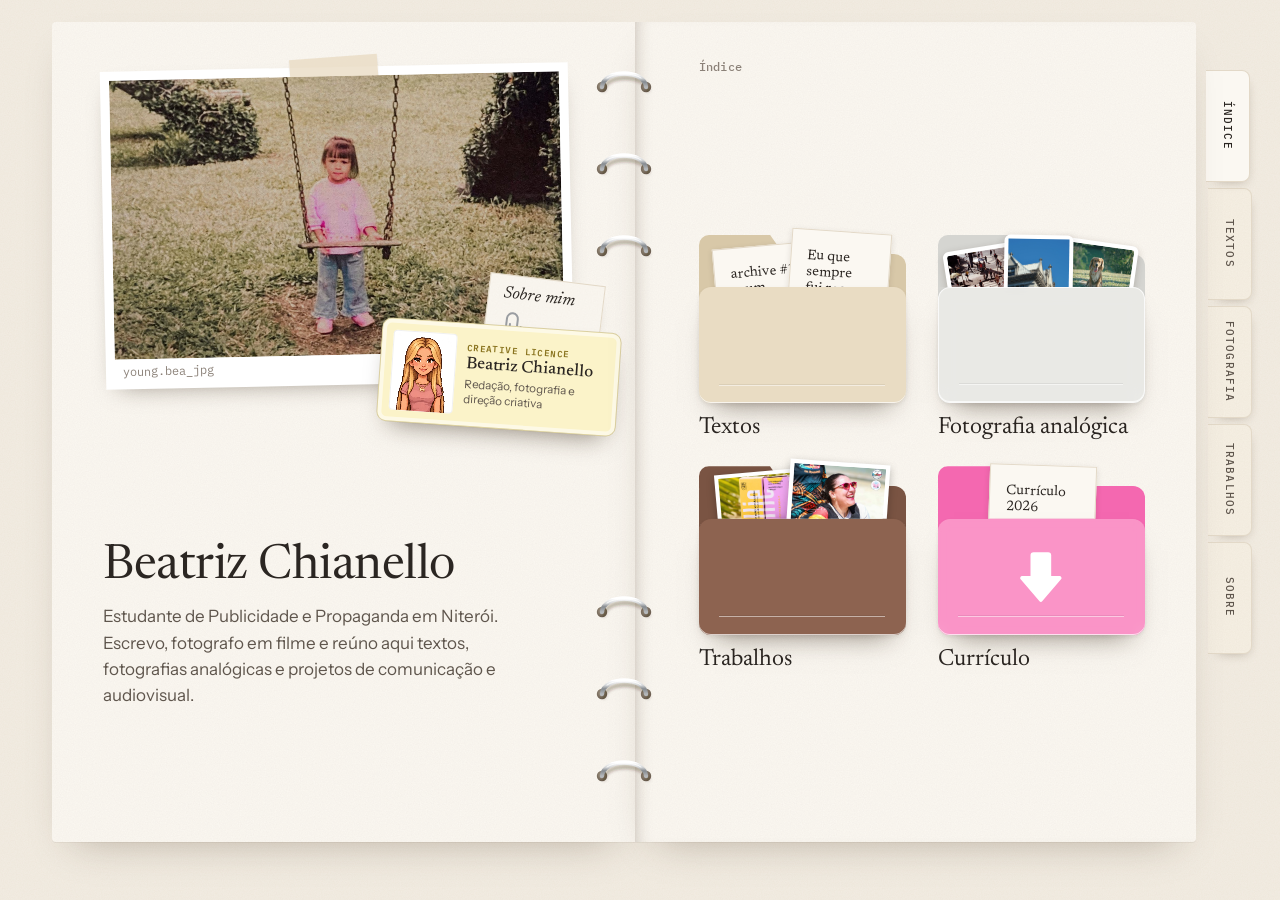
<file: index.html>
<!doctype html>
<html lang="pt-BR">
<head>
  <meta charset="utf-8">
  <meta name="viewport" content="width=device-width, initial-scale=1">
  <title>Beatriz Chianello · Portfólio</title>
  <meta name="description" content="Beatriz Chianello: redação, fotografia analógica e direção criativa. Textos, fotos em filme, trabalhos e currículo.">
  <link rel="icon" href="assets/img/marca/fake-blonde-logo.png">
  <link rel="preconnect" href="https://fonts.googleapis.com">
  <link rel="preconnect" href="https://fonts.gstatic.com" crossorigin>
  <link href="https://fonts.googleapis.com/css2?family=Newsreader:ital,opsz,wght@0,6..72,400;0,6..72,500;1,6..72,400&family=Instrument+Sans:wght@400;500;600&family=IBM+Plex+Mono:wght@400;500;600&display=swap" rel="stylesheet">
  <link rel="stylesheet" href="assets/css/estilo.css?v=1795063549">
</head>
<body data-pagina="indice">
  <div class="fichario abre">
    <nav aria-label="Divisórias">
      <ul class="divisorias">
        <li><a href="index.html" aria-current="page">Índice</a></li>
        <li><a href="textos.html">Textos</a></li>
        <li><a href="fotografia.html">Fotografia</a></li>
        <li><a href="trabalhos.html">Trabalhos</a></li>
        <li><a href="sobre.html">Sobre</a></li>
      </ul>
    </nav>

    <main class="abertura">
      <section class="folha esq" aria-labelledby="nome" data-aviso>
        
        <figure class="foto-principal">
          <div class="moldura">
            <span class="fita" aria-hidden="true"></span>
            <div class="quadro" data-tamanho data-controles="tam"><img src="assets/img/abertura/infancia-balanco.jpg" width="1740" height="1080" data-capa="assets/img/abertura/infancia-balanco.jpg" data-capa-chave="indice.infancia" data-enquadrar="indice.infancia" alt="Beatriz criança, de blusa rosa, em pé junto a um balanço num quintal gramado."></div>
          </div>
          <figcaption>young.bea_jpg</figcaption>
          <div class="licenca-area">
            <a class="clipe-sobre" href="sobre.html" data-coracoes>
              <span class="folha-sobre">Sobre mim<svg viewBox="0 0 22 52" aria-hidden="true"><path d="M7 14 V40 a4 4 0 0 0 8 0 V8 a6 6 0 0 0 -12 0 V42 a8 8 0 0 0 16 0 V16" fill="none" stroke="#9a9da1" stroke-width="2.2" stroke-linecap="round"/></svg></span>
            </a>
            <a class="licenca" href="sobre.html" data-coracoes aria-label="Creative Licence de Beatriz Chianello: redação, fotografia e direção criativa. Abrir Sobre mim.">
              <span class="retrato"><img src="assets/img/abertura/trix-documento.webp" width="424" height="530" alt=""></span>
              <span>
                <span class="tipo">Creative Licence</span>
                <strong>Beatriz Chianello</strong>
                <small>Redação, fotografia e direção criativa</small>
              </span>
            </a>
          </div>
        </figure>
        <div class="apres-topo">
          <h1 class="nome" id="nome">Beatriz Chianello</h1>
          <p class="apresentacao" data-editavel="indice.apresentacao">Estudante de Publicidade e Propaganda em Niterói. Escrevo, fotografo em filme e reúno aqui textos, fotografias analógicas e projetos de comunicação e audiovisual.</p>
        </div>
      </section>

      <div class="argolas" aria-hidden="true"><span class="argola" style="--y:8%"></span><span class="argola" style="--y:18%"></span><span class="argola" style="--y:28%"></span><span class="argola" style="--y:72%"></span><span class="argola" style="--y:82%"></span><span class="argola" style="--y:92%"></span></div>

      <section class="folha dir" aria-labelledby="t-pastas">
        
        <h2 class="pastas-titulo" id="t-pastas">Índice</h2>
        <ul class="pastas">
          <li>
            <a class="pasta-link" href="textos.html">
              <div class="pasta pasta--textos" aria-hidden="true">
                <div class="fundo"></div>
                <div class="dentro"><div class="folhinha f1"><b>archive #1 — um começo nada vazio</b></div><div class="folhinha f2"><b>Eu que sempre fui rosa</b></div></div>
                <div class="frente"></div>
              </div>
              <h3 class="rotulo">Textos</h3>
            </a>
          </li>
          <li>
            <a class="pasta-link" href="fotografia.html">
              <div class="pasta pasta--fotos" aria-hidden="true">
                <div class="fundo"></div>
                <div class="dentro">
                  <div class="mini-foto m1" data-tamanho data-controles="tam"><span class="quadro-int"><img src="assets/img/fotos/foto-05-p.jpg" alt="" data-capa="assets/img/fotos/foto-05-p.jpg" data-capa-chave="indice.pasta-fotos.1" data-enquadrar="indice.pasta-fotos.1"></span></div>
                  <div class="mini-foto m2" data-tamanho data-controles="tam,prop,acima"><span class="quadro-int"><img src="assets/img/fotos/foto-03-p.jpg" alt="" data-capa="assets/img/fotos/foto-03-p.jpg" data-capa-chave="indice.pasta-fotos.fachada" data-enquadrar="indice.pasta-fotos.fachada"></span></div>
                  <div class="mini-foto m3" data-tamanho data-controles="tam"><span class="quadro-int"><img src="assets/img/fotos/foto-10-p.jpg" alt="" data-capa="assets/img/fotos/foto-10-p.jpg" data-capa-chave="indice.pasta-fotos.3" data-enquadrar="indice.pasta-fotos.3"></span></div>
                </div>
                <div class="frente"></div>
              </div>
              <h3 class="rotulo">Fotografia analógica</h3>
            </a>
          </li>
          <li>
            <a class="pasta-link" href="trabalhos.html">
              <div class="pasta pasta--trabalhos" aria-hidden="true">
                <div class="fundo"></div>
                <div class="dentro">
                  <div class="capinha c1" data-tamanho data-controles="tam"><span class="quadro-int"><img src="assets/img/social/pcd-remada.jpg" alt="" data-capa="assets/img/social/pcd-remada.jpg" data-capa-chave="indice.pasta-trabalhos.1" data-enquadrar="indice.pasta-trabalhos.1"></span></div>
                  <div class="capinha c2" data-tamanho data-controles="tam"><span class="quadro-int"><img src="assets/img/carrosseis/bm-enxergar/01.jpg" alt="" data-capa="assets/img/carrosseis/bm-enxergar/01.jpg" data-capa-chave="indice.pasta-trabalhos.2" data-enquadrar="indice.pasta-trabalhos.2"></span></div>
                </div>
                <div class="frente"></div>
              </div>
              <h3 class="rotulo">Trabalhos</h3>
            </a>
          </li>
          <li>
            <a class="pasta-link" href="assets/docs/Curriculo-Beatriz-Chianello.pdf" download="Curriculo-Beatriz-Chianello.pdf" aria-label="Currículo: baixar PDF">
              <div class="pasta pasta--cv" aria-hidden="true">
                <div class="fundo"></div>
                <div class="dentro"><div class="folhinha"><b>Currículo<br>2026</b></div></div>
                <div class="frente"><svg viewBox="0 0 48 56"><path d="M17 4 h14 a3 3 0 0 1 3 3 v20 h8 a2 2 0 0 1 1.5 3.3 l-18 21 a2 2 0 0 1 -3 0 l-18 -21 A2 2 0 0 1 6 27 h8 V7 a3 3 0 0 1 3 -3z" fill="#fff"/></svg></div>
              </div>
              <h3 class="rotulo">Currículo</h3>
            </a>
          </li>
        </ul>
      </section>
    </main>
  </div>
  <script src="assets/js/conteudo.js?v=1795063549"></script>
  <script src="assets/js/ajustes.js?v=1795063549"></script>
  <script src="assets/js/paginas.js?v=1795063549"></script>
  <script>
    if (/^(localhost|127\.0\.0\.1|\[::1\])$/.test(location.hostname)) {
      fetch("/__editor/ping").then(function (r) { if (r.ok) { var s = document.createElement("script"); s.src = "/__editor/editor.js"; document.body.appendChild(s); } }).catch(function () {});
    }
  </script>
</body>
</html>
</file>
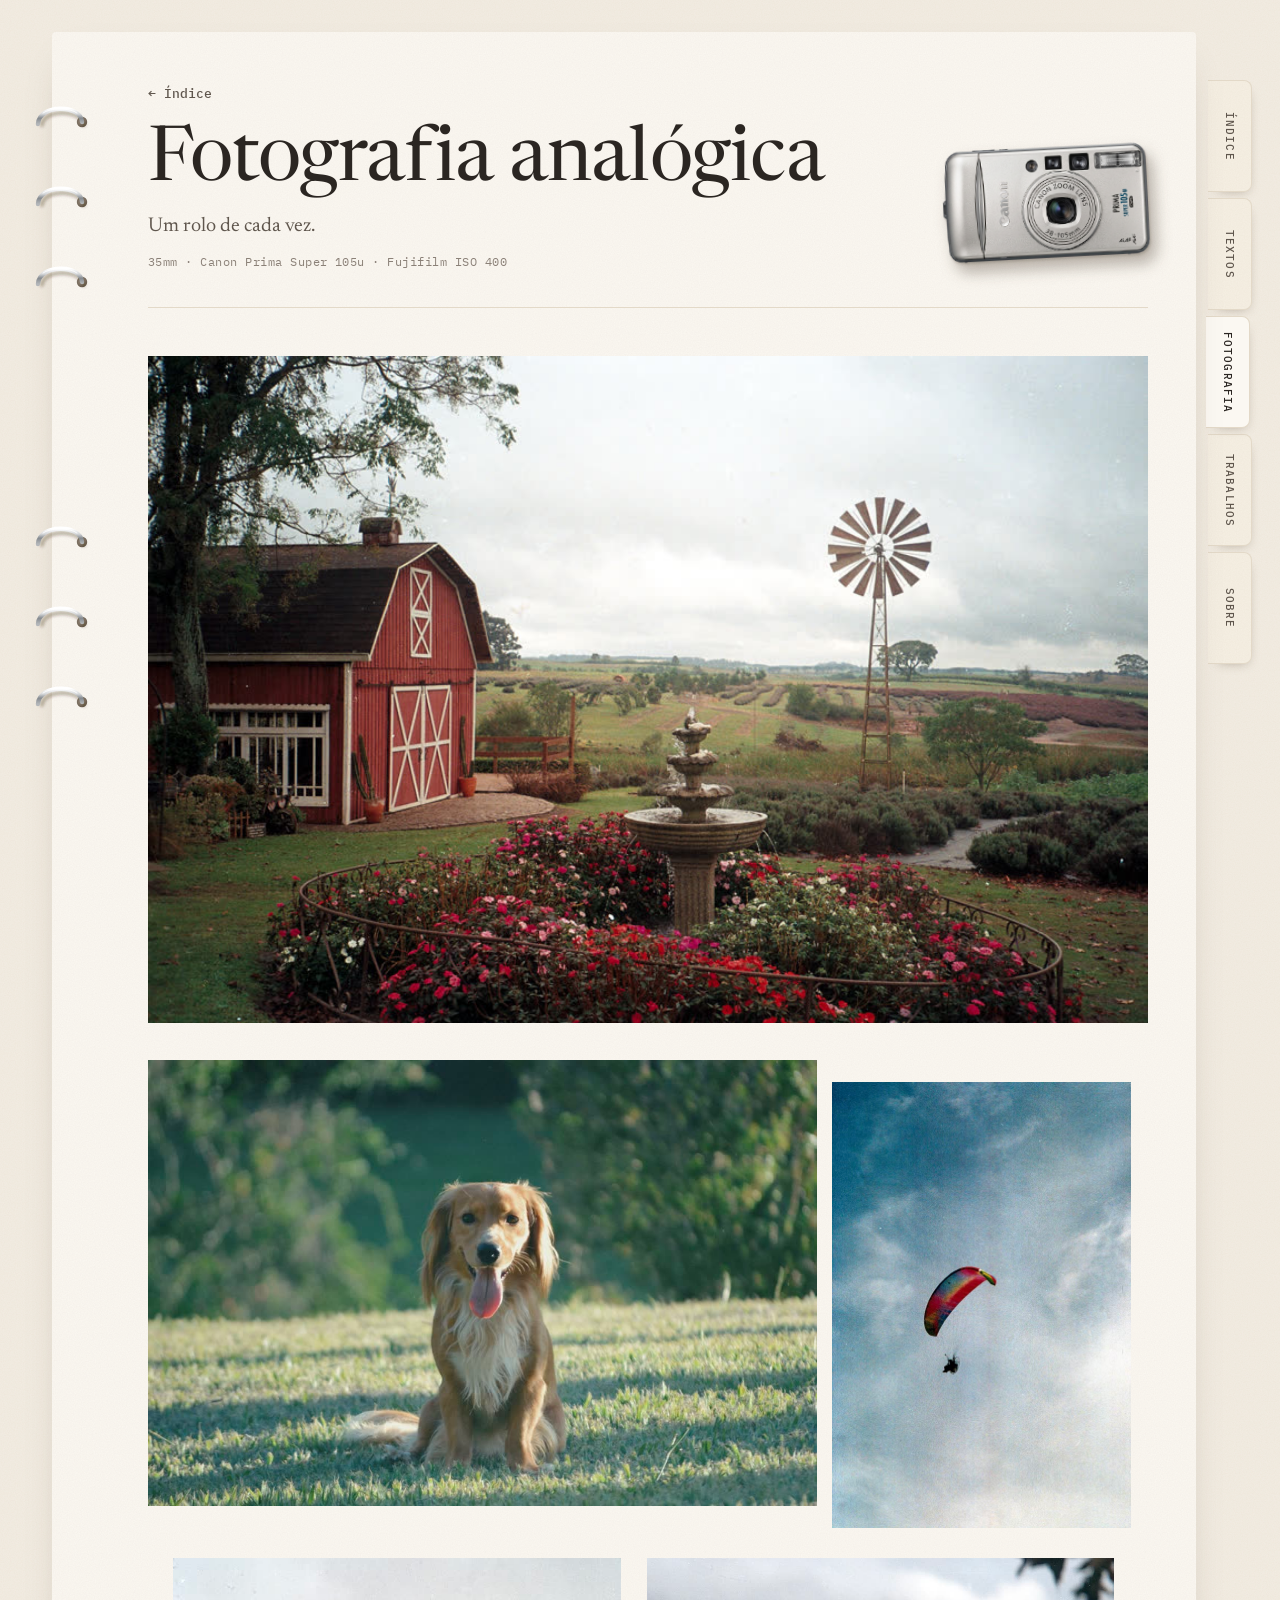
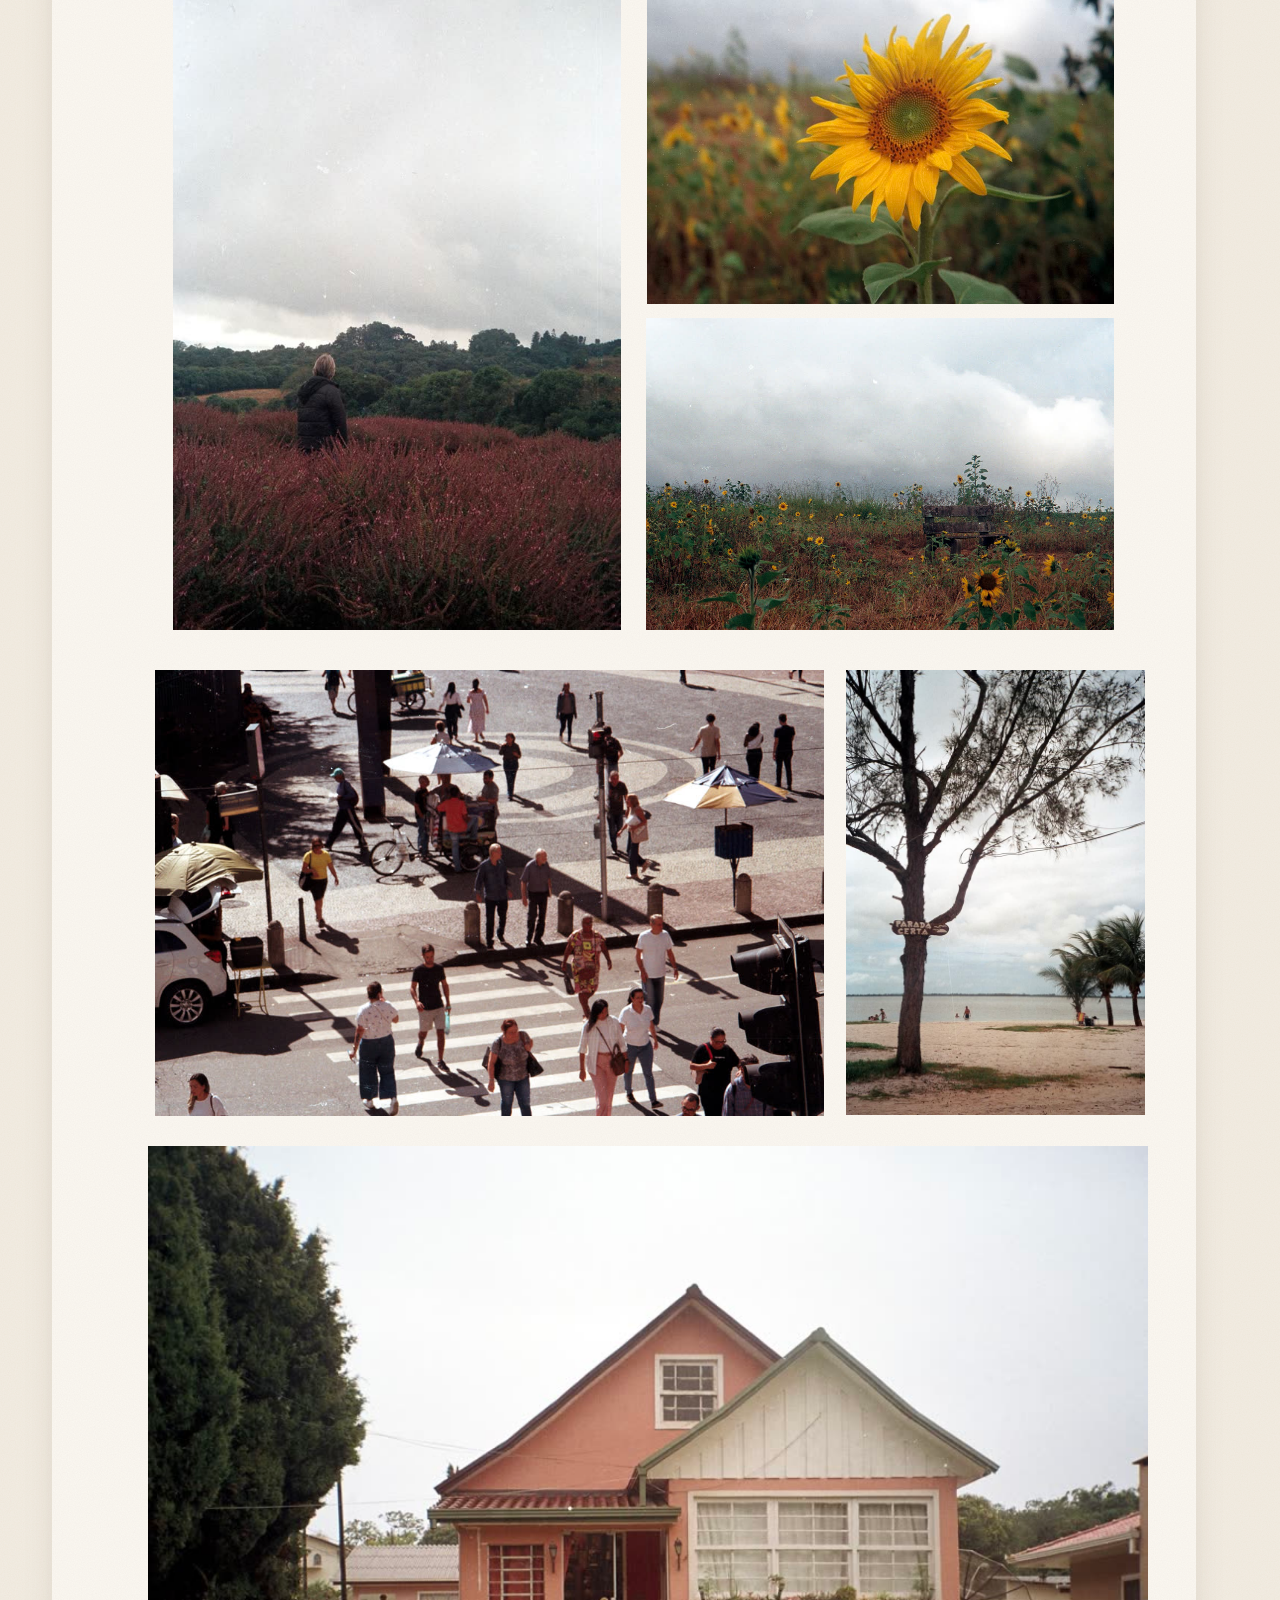
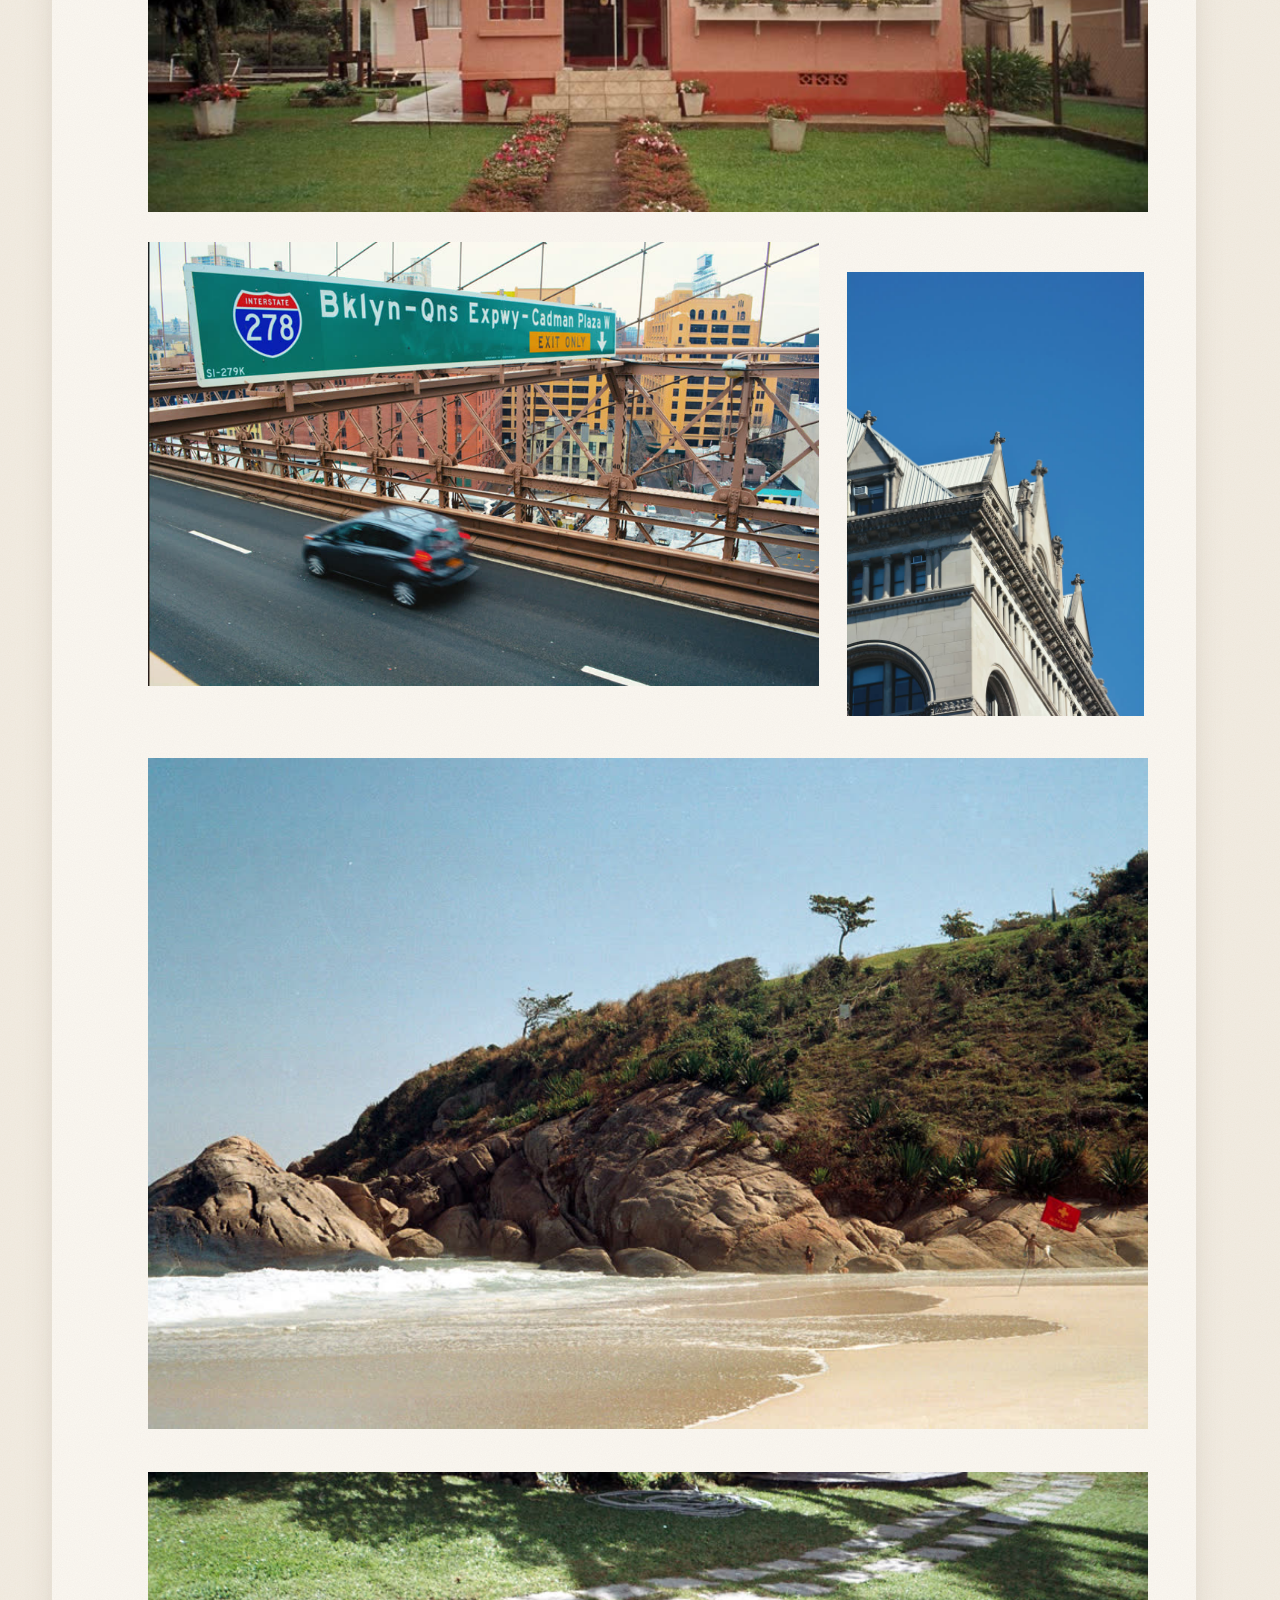
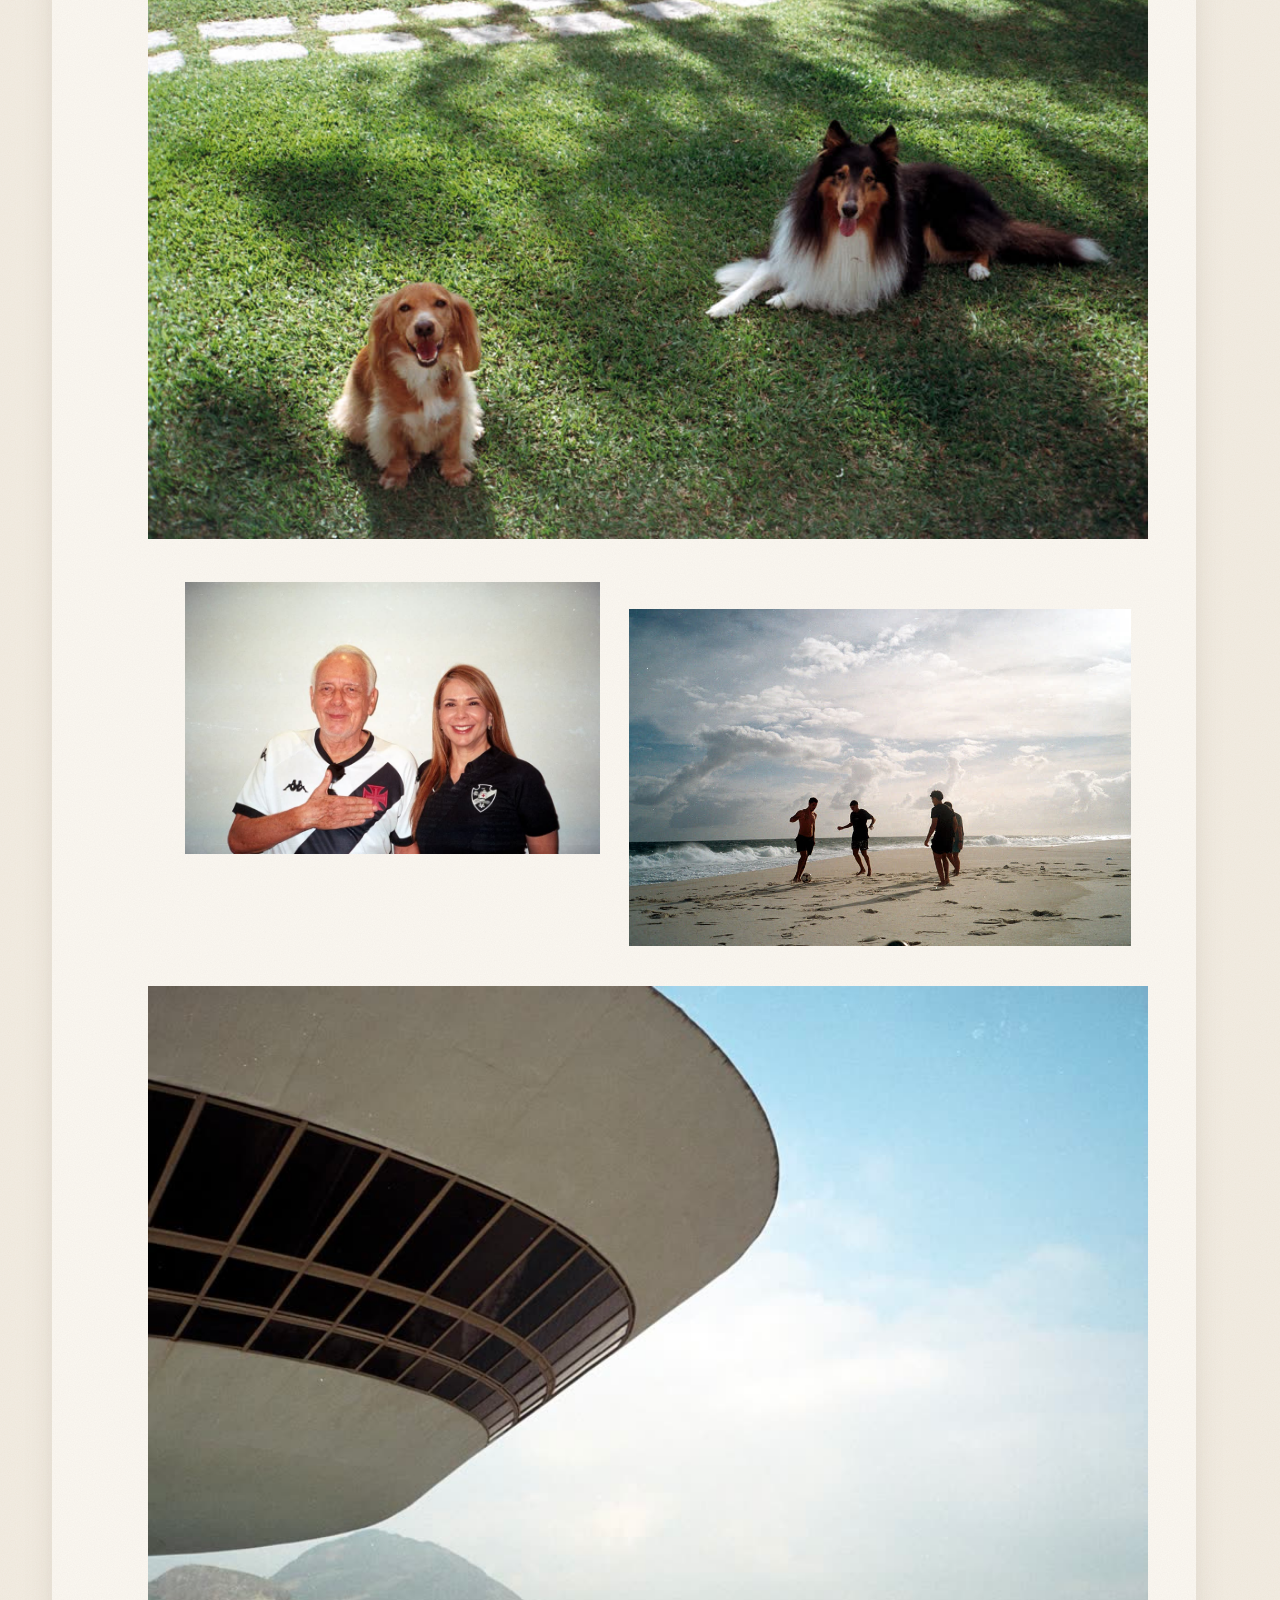
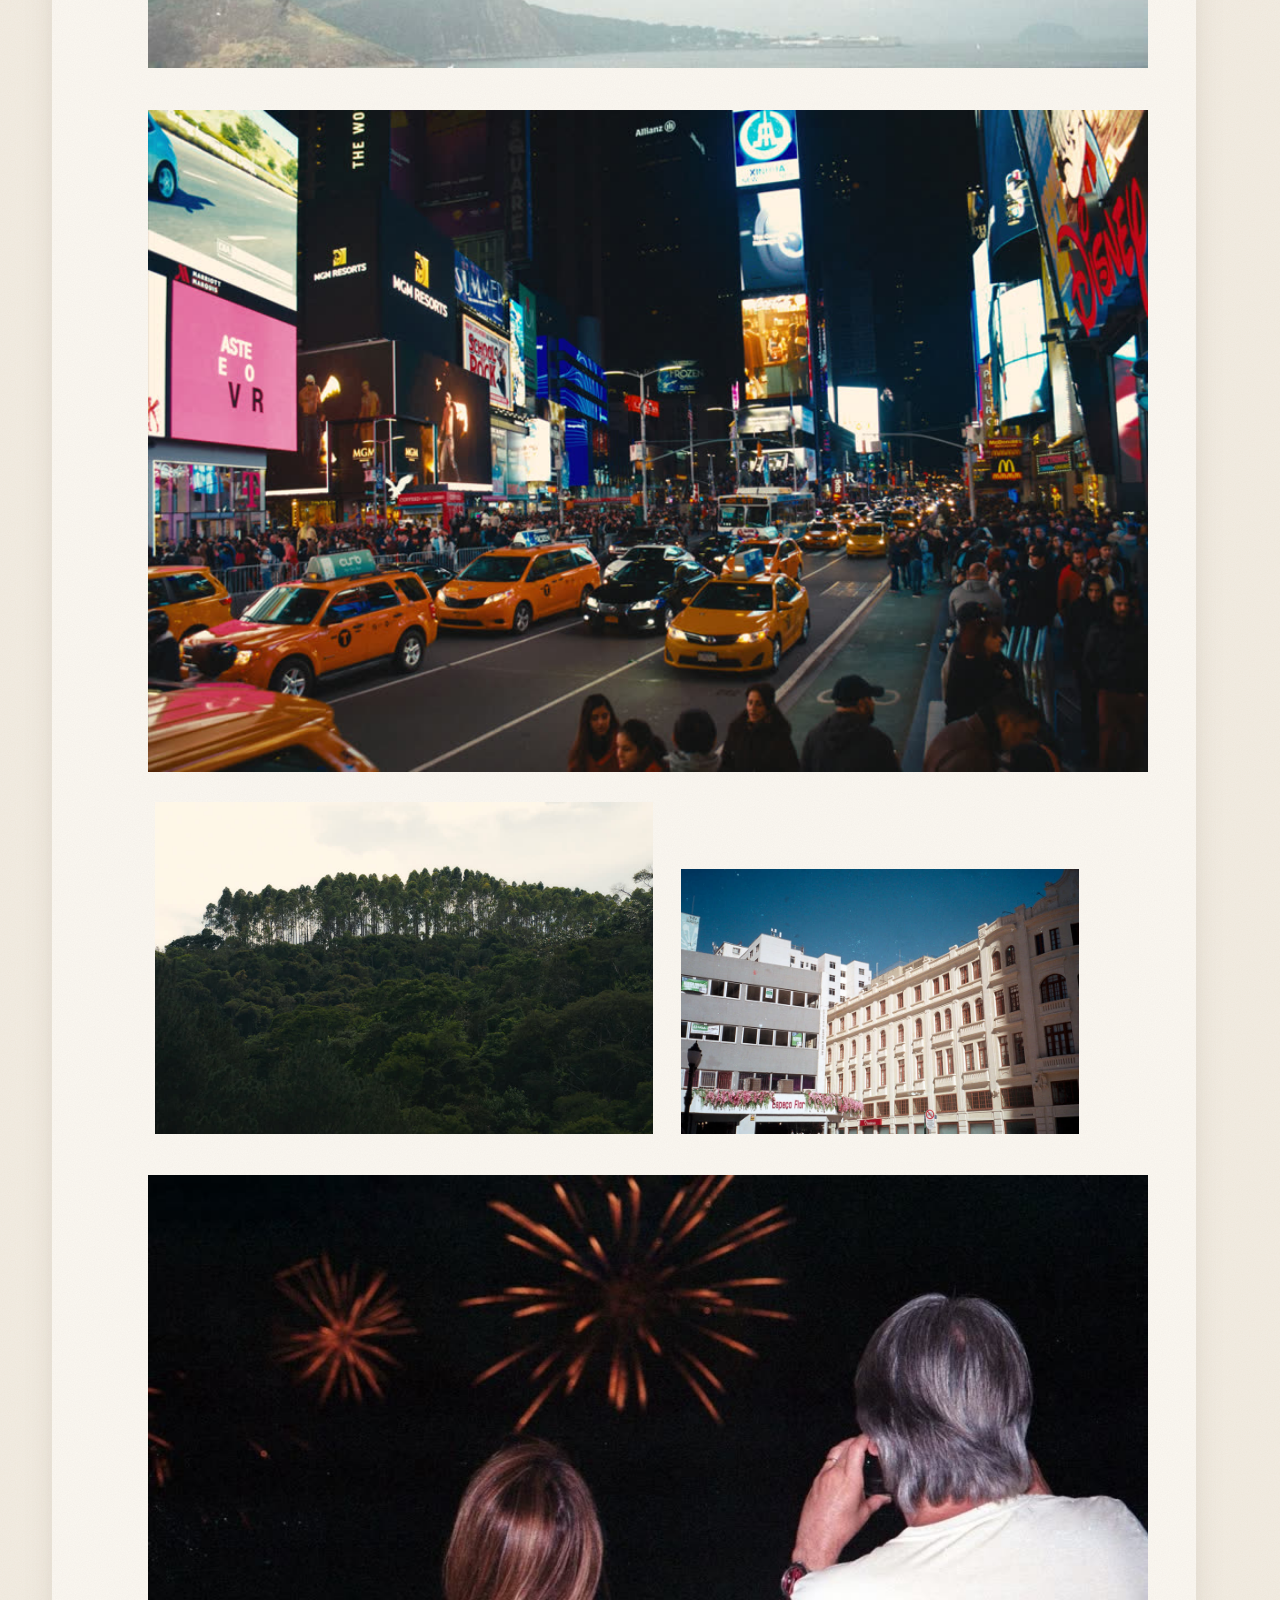
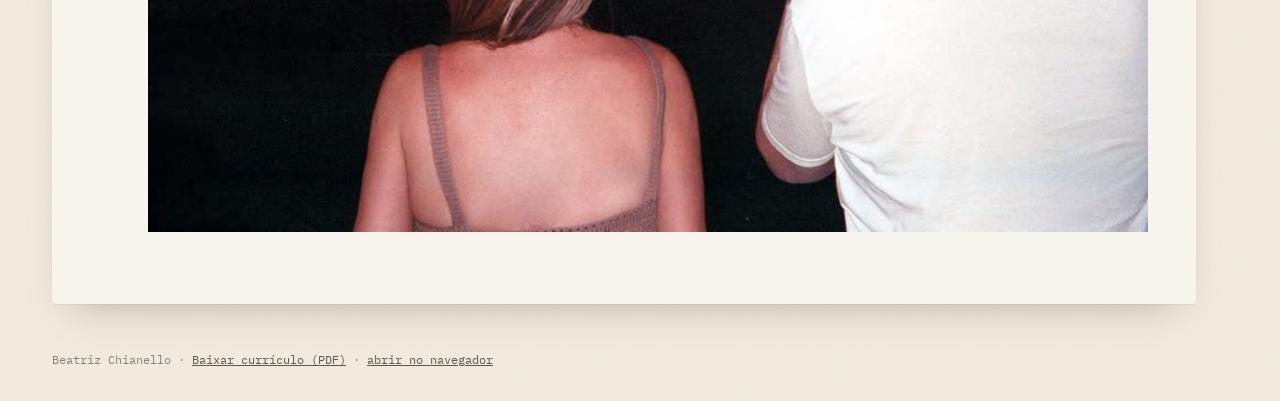
<file: fotografia.html>
<!doctype html>
<html lang="pt-BR">
<head>
  <meta charset="utf-8">
  <meta name="viewport" content="width=device-width, initial-scale=1">
  <title>Fotografia analógica · Beatriz Chianello</title>
  <meta name="description" content="Fotografias analógicas de Beatriz Chianello em 35mm.">
  <link rel="icon" href="assets/img/marca/fake-blonde-logo.png">
  <link rel="preconnect" href="https://fonts.googleapis.com">
  <link rel="preconnect" href="https://fonts.gstatic.com" crossorigin>
  <link href="https://fonts.googleapis.com/css2?family=Newsreader:ital,opsz,wght@0,6..72,400;0,6..72,500;1,6..72,400&family=Instrument+Sans:wght@400;500;600&family=IBM+Plex+Mono:wght@400;500;600&display=swap" rel="stylesheet">
  <link rel="stylesheet" href="assets/css/estilo.css?v=1795063549">
</head>
<body data-pagina="fotografia">
  <div class="fichario interna">
    <nav aria-label="Divisórias">
      <ul class="divisorias">
        <li><a href="index.html">Índice</a></li>
        <li><a href="textos.html">Textos</a></li>
        <li><a href="fotografia.html" aria-current="page">Fotografia</a></li>
        <li><a href="trabalhos.html">Trabalhos</a></li>
        <li><a href="sobre.html">Sobre</a></li>
      </ul>
    </nav>
    <main class="folha" data-aviso>
      <div class="argolas borda" aria-hidden="true"><span class="argola" style="--y:90px"></span><span class="argola" style="--y:170px"></span><span class="argola" style="--y:250px"></span><span class="argola" style="--y:510px"></span><span class="argola" style="--y:590px"></span><span class="argola" style="--y:670px"></span></div>
      <a class="voltar" href="index.html">← Índice</a>
      <header class="cabeca cabeca-foto">
        <div>
          <h1>Fotografia analógica</h1>
          <p class="sub" data-editavel="fotografia.sub">Um rolo de cada vez. Toque numa foto para ampliar; ao fechar, você volta ao mesmo ponto da galeria.</p>
          <p class="ficha" data-ficha></p>
        </div>
        <div class="camera-area">
          <button type="button" class="camera" aria-pressed="false" aria-label="Canon Prima Super 105u: tirar uma foto e puxar a ponta do filme">
            <span class="filme" aria-hidden="true"></span>
            <img src="assets/img/marca/canon-prima.png" width="318" height="174" alt="">
            <span class="flash" aria-hidden="true"></span>
          </button>
        </div>
      </header>
      <div class="galeria" id="galeria"></div>
    </main>
  </div>
  <p class="rodape">Beatriz Chianello · <a href="assets/docs/Curriculo-Beatriz-Chianello.pdf" download="Curriculo-Beatriz-Chianello.pdf">Baixar currículo (PDF)</a> · <a href="assets/docs/Curriculo-Beatriz-Chianello.pdf" target="_blank" rel="noopener">abrir no navegador</a></p>
  <dialog class="lightbox" id="lightbox" aria-label="Imagem ampliada">
    <div class="barra"><span data-contador></span><button type="button" class="fechar">Fechar ✕</button></div>
    <div class="palco"></div>
    <p class="legenda"></p>
    <button type="button" class="seta ant" aria-label="Anterior">←</button>
    <button type="button" class="seta prox" aria-label="Próxima">→</button>
  </dialog>
  <script src="assets/js/conteudo.js?v=1795063549"></script>
  <script src="assets/js/ajustes.js?v=1795063549"></script>
  <script src="assets/js/paginas.js?v=1795063549"></script>
  <script>
    if (/^(localhost|127\.0\.0\.1|\[::1\])$/.test(location.hostname)) {
      fetch("/__editor/ping").then(function (r) { if (r.ok) { var s = document.createElement("script"); s.src = "/__editor/editor.js"; document.body.appendChild(s); } }).catch(function () {});
    }
  </script>
  <script src="assets/js/camera.js?v=1795063549"></script>
</body>
</html>
</file>
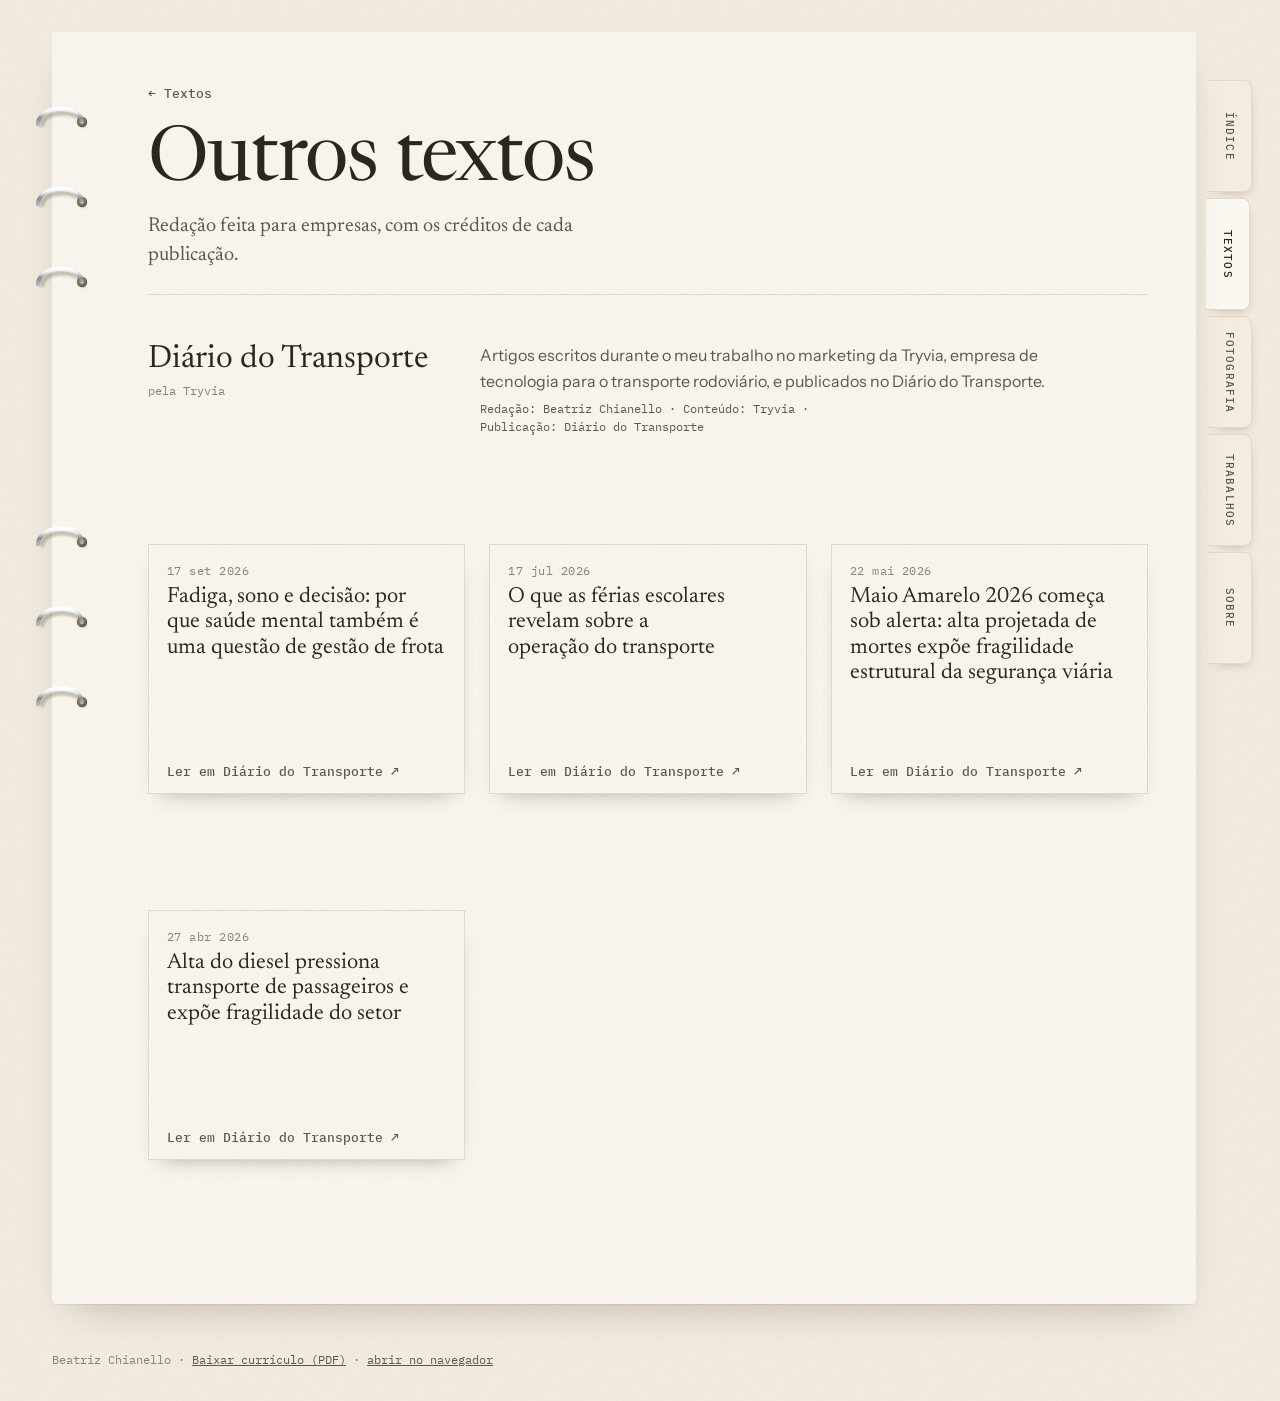
<file: outros-textos.html>
<!doctype html>
<html lang="pt-BR">
<head>
  <meta charset="utf-8">
  <meta name="viewport" content="width=device-width, initial-scale=1">
  <title>Outros textos · Beatriz Chianello</title>
  <meta name="description" content="Textos de redação de Beatriz Chianello publicados no Diário do Transporte, pela Tryvia.">
  <link rel="icon" href="assets/img/marca/fake-blonde-logo.png">
  <link rel="preconnect" href="https://fonts.googleapis.com">
  <link rel="preconnect" href="https://fonts.gstatic.com" crossorigin>
  <link href="https://fonts.googleapis.com/css2?family=Newsreader:ital,opsz,wght@0,6..72,400;0,6..72,500;1,6..72,400&family=Instrument+Sans:wght@400;500;600&family=IBM+Plex+Mono:wght@400;500;600&display=swap" rel="stylesheet">
  <link rel="stylesheet" href="assets/css/estilo.css?v=1795063549">
</head>
<body data-pagina="outros-textos">
  <div class="fichario interna">
    <nav aria-label="Divisórias">
      <ul class="divisorias">
        <li><a href="index.html">Índice</a></li>
        <li><a href="textos.html" aria-current="page">Textos</a></li>
        <li><a href="fotografia.html">Fotografia</a></li>
        <li><a href="trabalhos.html">Trabalhos</a></li>
        <li><a href="sobre.html">Sobre</a></li>
      </ul>
    </nav>
    <main class="folha" data-aviso>
      <div class="argolas borda" aria-hidden="true"><span class="argola" style="--y:90px"></span><span class="argola" style="--y:170px"></span><span class="argola" style="--y:250px"></span><span class="argola" style="--y:510px"></span><span class="argola" style="--y:590px"></span><span class="argola" style="--y:670px"></span></div>
      <a class="voltar" href="textos.html">← Textos</a>
      <header class="cabeca">
        <div>
          <h1>Outros textos</h1>
          <p class="sub">Redação feita para empresas, com os créditos de cada publicação.</p>
        </div>
      </header>
      <div id="outros"></div>
    </main>
  </div>
  <p class="rodape">Beatriz Chianello · <a href="assets/docs/Curriculo-Beatriz-Chianello.pdf" download="Curriculo-Beatriz-Chianello.pdf">Baixar currículo (PDF)</a> · <a href="assets/docs/Curriculo-Beatriz-Chianello.pdf" target="_blank" rel="noopener">abrir no navegador</a></p>
  
  <script src="assets/js/conteudo.js?v=1795063549"></script>
  <script src="assets/js/ajustes.js?v=1795063549"></script>
  <script src="assets/js/paginas.js?v=1795063549"></script>
  <script>
    if (/^(localhost|127\.0\.0\.1|\[::1\])$/.test(location.hostname)) {
      fetch("/__editor/ping").then(function (r) { if (r.ok) { var s = document.createElement("script"); s.src = "/__editor/editor.js"; document.body.appendChild(s); } }).catch(function () {});
    }
  </script>
</body>
</html>
</file>
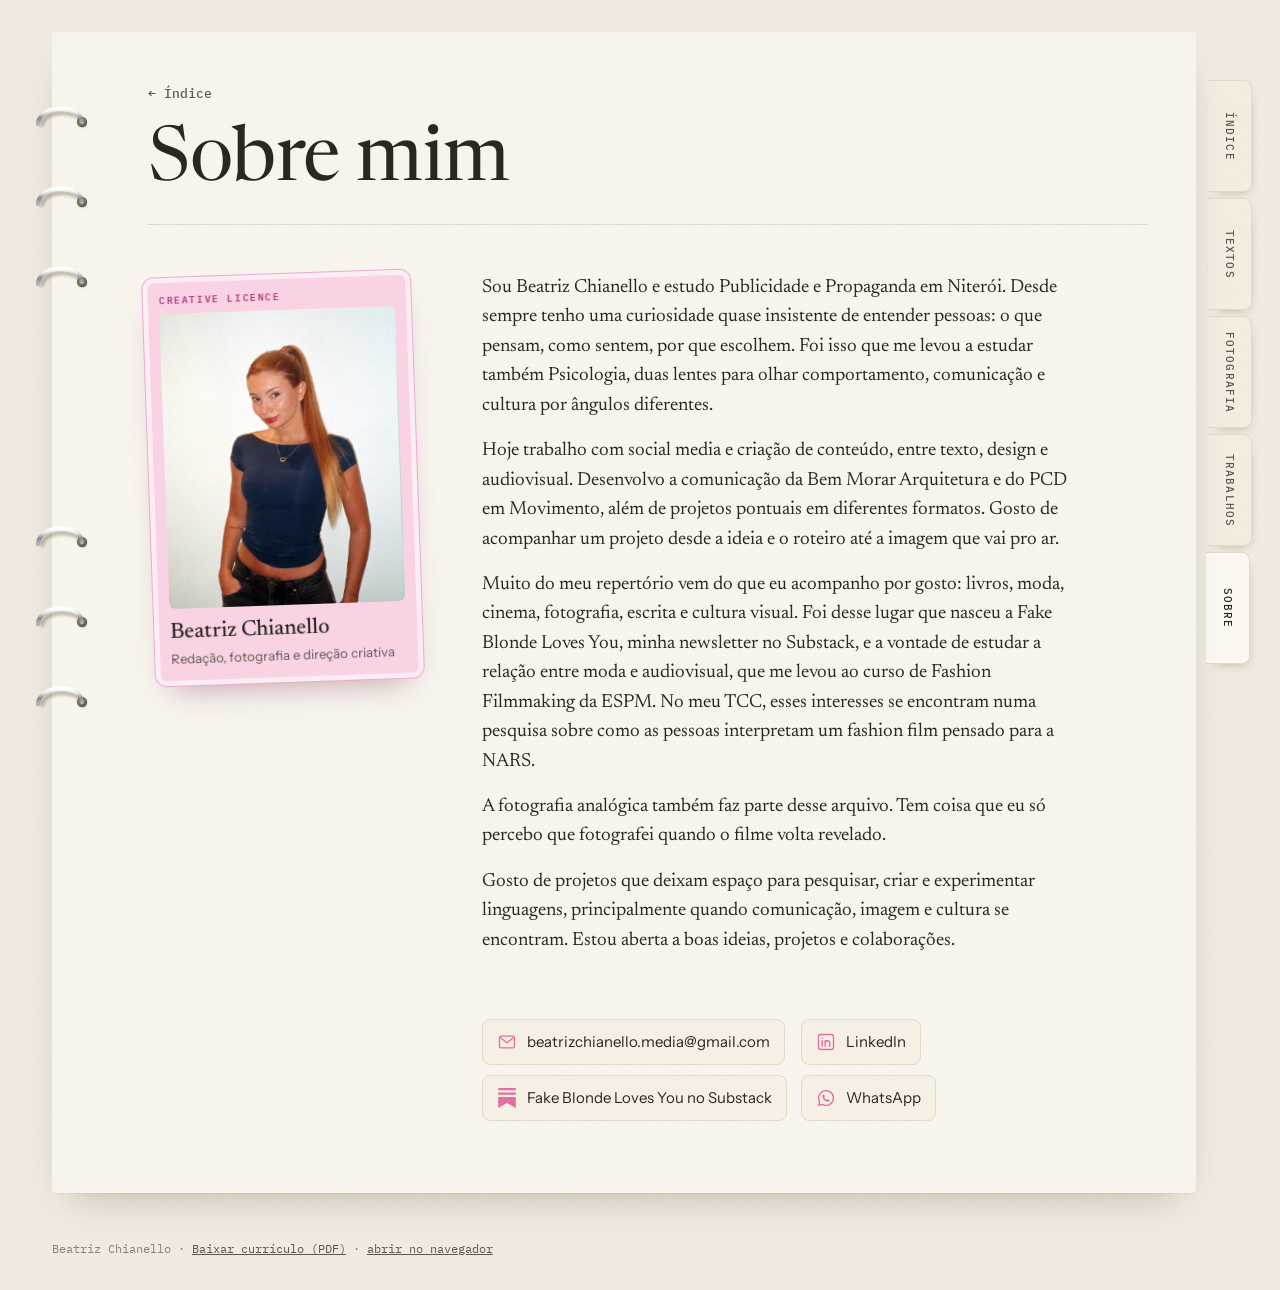
<file: sobre.html>
<!doctype html>
<html lang="pt-BR">
<head>
  <meta charset="utf-8">
  <meta name="viewport" content="width=device-width, initial-scale=1">
  <title>Sobre mim · Beatriz Chianello</title>
  <meta name="description" content="Sobre Beatriz Chianello.">
  <link rel="icon" href="assets/img/marca/fake-blonde-logo.png">
  <link rel="preconnect" href="https://fonts.googleapis.com">
  <link rel="preconnect" href="https://fonts.gstatic.com" crossorigin>
  <link href="https://fonts.googleapis.com/css2?family=Newsreader:ital,opsz,wght@0,6..72,400;0,6..72,500;1,6..72,400&family=Instrument+Sans:wght@400;500;600&family=IBM+Plex+Mono:wght@400;500;600&display=swap" rel="stylesheet">
  <link rel="stylesheet" href="assets/css/estilo.css?v=1795063549">
</head>
<body data-pagina="sobre">
  <div class="fichario interna">
    <nav aria-label="Divisórias">
      <ul class="divisorias">
        <li><a href="index.html">Índice</a></li>
        <li><a href="textos.html">Textos</a></li>
        <li><a href="fotografia.html">Fotografia</a></li>
        <li><a href="trabalhos.html">Trabalhos</a></li>
        <li><a href="sobre.html" aria-current="page">Sobre</a></li>
      </ul>
    </nav>
    <main class="folha" data-aviso>
      <div class="argolas borda" aria-hidden="true"><span class="argola" style="--y:90px"></span><span class="argola" style="--y:170px"></span><span class="argola" style="--y:250px"></span><span class="argola" style="--y:510px"></span><span class="argola" style="--y:590px"></span><span class="argola" style="--y:670px"></span></div>
      <a class="voltar" href="index.html">← Índice</a>
      <header class="cabeca"><div><h1>Sobre mim</h1></div></header>
      <div class="sobre" data-tamanho>
        <figure class="licenca-grande" style="margin:0">
          <span class="tipo">Creative Licence</span>
          <div class="foto"><img src="assets/img/abertura/beatriz-retrato.jpg" width="800" height="1190" data-capa="assets/img/abertura/beatriz-retrato.jpg" data-capa-chave="sobre.retrato" data-enquadrar="sobre.retrato" alt="Retrato de Beatriz Chianello, de blusa azul-marinho, em frente a uma parede clara."></div>
          <figcaption><strong>Beatriz Chianello</strong><small>Redação, fotografia e direção criativa</small></figcaption>
        </figure>
        <div class="corpo">
          <p data-editavel="sobre.p1">Sou Beatriz Chianello e estudo Publicidade e Propaganda em Niterói. Desde sempre tenho uma curiosidade quase insistente de entender pessoas: o que pensam, como sentem, por que escolhem. Foi isso que me levou a estudar também Psicologia, duas lentes para olhar comportamento, comunicação e cultura por ângulos diferentes.</p>
          <p data-editavel="sobre.p2">Hoje trabalho com social media e criação de conteúdo, entre texto, design e audiovisual. Desenvolvo a comunicação da Bem Morar Arquitetura e do PCD em Movimento, além de projetos pontuais em diferentes formatos. Gosto de acompanhar um projeto desde a ideia e o roteiro até a imagem que vai pro ar.</p>
          <p data-editavel="sobre.p3">Muito do meu repertório vem do que eu acompanho por gosto: livros, moda, cinema, fotografia, escrita e cultura visual. Foi desse lugar que nasceu a Fake Blonde Loves You, minha newsletter no Substack, e a vontade de estudar a relação entre moda e audiovisual, que me levou ao curso de Fashion Filmmaking da ESPM. No meu TCC, esses interesses se encontram numa pesquisa sobre como as pessoas interpretam um fashion film pensado para a NARS.</p>
          <p data-editavel="sobre.p4">A fotografia analógica também faz parte desse arquivo. Tem coisa que eu só percebo que fotografei quando o filme volta revelado.</p>
          <p data-editavel="sobre.p5">Gosto de projetos que deixam espaço para pesquisar, criar e experimentar linguagens, principalmente quando comunicação, imagem e cultura se encontram. Estou aberta a boas ideias, projetos e colaborações.</p>
        </div>
        <ul class="contatos">
            <li><a href="https://mail.google.com/mail/?view=cm&amp;fs=1&amp;to=beatrizchianello.media@gmail.com" target="_blank" rel="noopener" data-coracoes><svg viewBox="0 0 24 24" aria-hidden="true"><rect x="3" y="5" width="18" height="14" rx="2" fill="none" stroke="currentColor" stroke-width="1.6"/><path d="M3.8 6.5 L12 13 L20.2 6.5" fill="none" stroke="currentColor" stroke-width="1.6" stroke-linejoin="round"/></svg><span class="so-largo">beatrizchianello.media@gmail.com</span><span class="so-estreito">E-mail</span><span class="sr"> (nova mensagem no Gmail, abre em nova aba)</span></a></li>
            <li><a href="https://www.linkedin.com/in/beatrizchianello" target="_blank" rel="noopener" data-coracoes><svg viewBox="0 0 24 24" aria-hidden="true"><rect x="3" y="3" width="18" height="18" rx="3" fill="none" stroke="currentColor" stroke-width="1.6"/><path d="M7.5 10.5 V17 M7.5 7.3 V7.4 M11 17 V10.5 M11 13.4 C11 11.5 12.2 10.4 13.7 10.4 C15.3 10.4 16.5 11.4 16.5 13.5 V17" fill="none" stroke="currentColor" stroke-width="1.7" stroke-linecap="round"/></svg>LinkedIn<span class="sr"> (abre em nova aba)</span></a></li>
            <li><a href="https://fakeblondelovesyou.substack.com/" target="_blank" rel="noopener" data-coracoes><svg viewBox="0 0 24 24" aria-hidden="true"><path fill="currentColor" d="M22.539 8.242H1.46V5.406h21.08v2.836zM1.46 10.812V24L12 18.11 22.54 24V10.812H1.46zM22.54 0H1.46v2.836h21.08V0z"/></svg><span class="so-largo">Fake Blonde Loves You no Substack</span><span class="so-estreito">Substack</span><span class="sr"> (abre em nova aba)</span></a></li>
            <li><a href="https://wa.me/5521998265111" target="_blank" rel="noopener" data-coracoes><svg viewBox="0 0 24 24" aria-hidden="true"><path d="M12 3.2a8.8 8.8 0 0 0-7.6 13.2L3.2 20.8l4.5-1.2A8.8 8.8 0 1 0 12 3.2z" fill="none" stroke="currentColor" stroke-width="1.6" stroke-linejoin="round"/><path d="M9.1 7.9c.3-.1.6 0 .7.3l.8 1.8c.1.3 0 .5-.2.7l-.6.6c.6 1.3 1.6 2.3 2.9 2.9l.6-.6c.2-.2.5-.3.7-.2l1.8.8c.3.1.4.4.3.7-.3 1-1.2 1.6-2.2 1.5-3.2-.4-5.8-3-6.2-6.2-.1-1 .5-1.9 1.4-2.3z" fill="currentColor"/></svg>WhatsApp<span class="sr"> (abre em nova aba)</span></a></li>
          </ul>
      </div>
    </main>
  </div>
  <p class="rodape">Beatriz Chianello · <a href="assets/docs/Curriculo-Beatriz-Chianello.pdf" download="Curriculo-Beatriz-Chianello.pdf">Baixar currículo (PDF)</a> · <a href="assets/docs/Curriculo-Beatriz-Chianello.pdf" target="_blank" rel="noopener">abrir no navegador</a></p>
  
  <script src="assets/js/conteudo.js?v=1795063549"></script>
  <script src="assets/js/ajustes.js?v=1795063549"></script>
  <script src="assets/js/paginas.js?v=1795063549"></script>
  <script>
    if (/^(localhost|127\.0\.0\.1|\[::1\])$/.test(location.hostname)) {
      fetch("/__editor/ping").then(function (r) { if (r.ok) { var s = document.createElement("script"); s.src = "/__editor/editor.js"; document.body.appendChild(s); } }).catch(function () {});
    }
  </script>
</body>
</html>
</file>
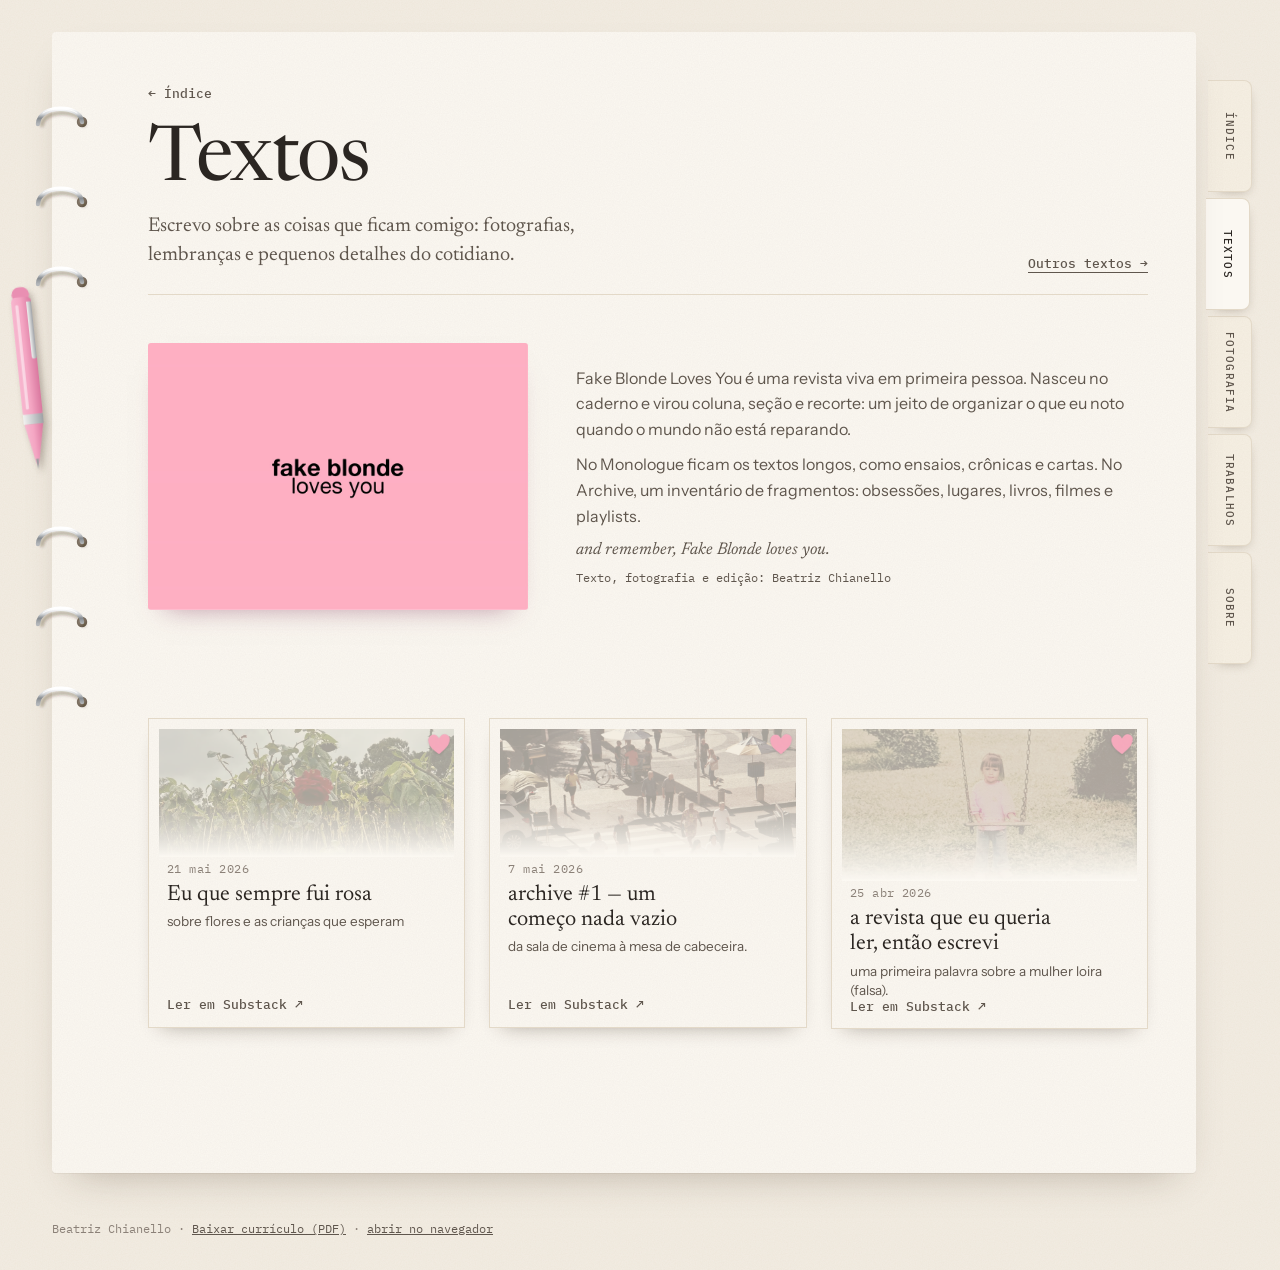
<file: textos.html>
<!doctype html>
<html lang="pt-BR">
<head>
  <meta charset="utf-8">
  <meta name="viewport" content="width=device-width, initial-scale=1">
  <title>Textos · Beatriz Chianello</title>
  <meta name="description" content="Textos autorais de Beatriz Chianello na newsletter Fake Blonde Loves You.">
  <link rel="icon" href="assets/img/marca/fake-blonde-logo.png">
  <link rel="preconnect" href="https://fonts.googleapis.com">
  <link rel="preconnect" href="https://fonts.gstatic.com" crossorigin>
  <link href="https://fonts.googleapis.com/css2?family=Newsreader:ital,opsz,wght@0,6..72,400;0,6..72,500;1,6..72,400&family=Instrument+Sans:wght@400;500;600&family=IBM+Plex+Mono:wght@400;500;600&display=swap" rel="stylesheet">
  <link rel="stylesheet" href="assets/css/estilo.css?v=1795063549">
</head>
<body data-pagina="textos">
  <div class="fichario interna">
    <nav aria-label="Divisórias">
      <ul class="divisorias">
        <li><a href="index.html">Índice</a></li>
        <li><a href="textos.html" aria-current="page">Textos</a></li>
        <li><a href="fotografia.html">Fotografia</a></li>
        <li><a href="trabalhos.html">Trabalhos</a></li>
        <li><a href="sobre.html">Sobre</a></li>
      </ul>
    </nav>
    <main class="folha" data-aviso>
      <div class="argolas borda" aria-hidden="true"><span class="argola" style="--y:90px"></span><span class="argola" style="--y:170px"></span><span class="argola" style="--y:250px"></span><span class="argola" style="--y:510px"></span><span class="argola" style="--y:590px"></span><span class="argola" style="--y:670px"></span></div>
      <a class="voltar" href="index.html">← Índice</a>
      <div class="porta-caneta" aria-hidden="true"></div>
      <button type="button" class="caneta" tabindex="-1" aria-hidden="true" title="Pressione e arraste para rabiscar"><svg viewBox="0 0 24 150" aria-hidden="true"><defs><linearGradient id="cr" x1="0" x2="1"><stop offset="0" stop-color="#f7b7cf"/><stop offset=".45" stop-color="#f4a6c3"/><stop offset="1" stop-color="#d9789f"/></linearGradient><linearGradient id="cm" x1="0" x2="1"><stop offset="0" stop-color="#f2f2f0"/><stop offset=".5" stop-color="#c9cbcd"/><stop offset="1" stop-color="#9ea1a5"/></linearGradient></defs><rect x="5" y="2" width="14" height="12" rx="6" fill="#e98fb2"/><rect x="4" y="10" width="16" height="96" rx="4" fill="url(#cr)"/><path d="M16 14 h4 v44 a2 2 0 0 1 -4 0 z" fill="url(#cm)"/><rect x="4" y="104" width="16" height="8" fill="url(#cm)"/><path d="M4.5 112 L19.5 112 L13.2 143 Q12 147 10.8 143 Z" fill="url(#cr)"/><path d="M10.8 140 L13.2 140 L12 148.5 Z" fill="#9a9da1"/><rect x="7" y="16" width="2.5" height="84" rx="1.2" fill="rgba(255,255,255,.5)"/></svg></button>
      <canvas class="rabisco" aria-hidden="true"></canvas>
      <header class="cabeca">
        <div>
          <h1>Textos</h1>
          <p class="sub" data-editavel="textos.sub">Escrevo sobre as coisas que ficam comigo: fotografias, lembranças e pequenos detalhes do cotidiano.</p>
        </div>
        <a class="atalho" href="outros-textos.html">Outros textos →</a>
      </header>
      <div id="autorais"></div>
    </main>
  </div>
  <p class="rodape">Beatriz Chianello · <a href="assets/docs/Curriculo-Beatriz-Chianello.pdf" download="Curriculo-Beatriz-Chianello.pdf">Baixar currículo (PDF)</a> · <a href="assets/docs/Curriculo-Beatriz-Chianello.pdf" target="_blank" rel="noopener">abrir no navegador</a></p>
  
  <script src="assets/js/conteudo.js?v=1795063549"></script>
  <script src="assets/js/ajustes.js?v=1795063549"></script>
  <script src="assets/js/paginas.js?v=1795063549"></script>
  <script>
    if (/^(localhost|127\.0\.0\.1|\[::1\])$/.test(location.hostname)) {
      fetch("/__editor/ping").then(function (r) { if (r.ok) { var s = document.createElement("script"); s.src = "/__editor/editor.js"; document.body.appendChild(s); } }).catch(function () {});
    }
  </script>
  <script src="assets/js/caneta.js?v=1795063549"></script>
</body>
</html>
</file>
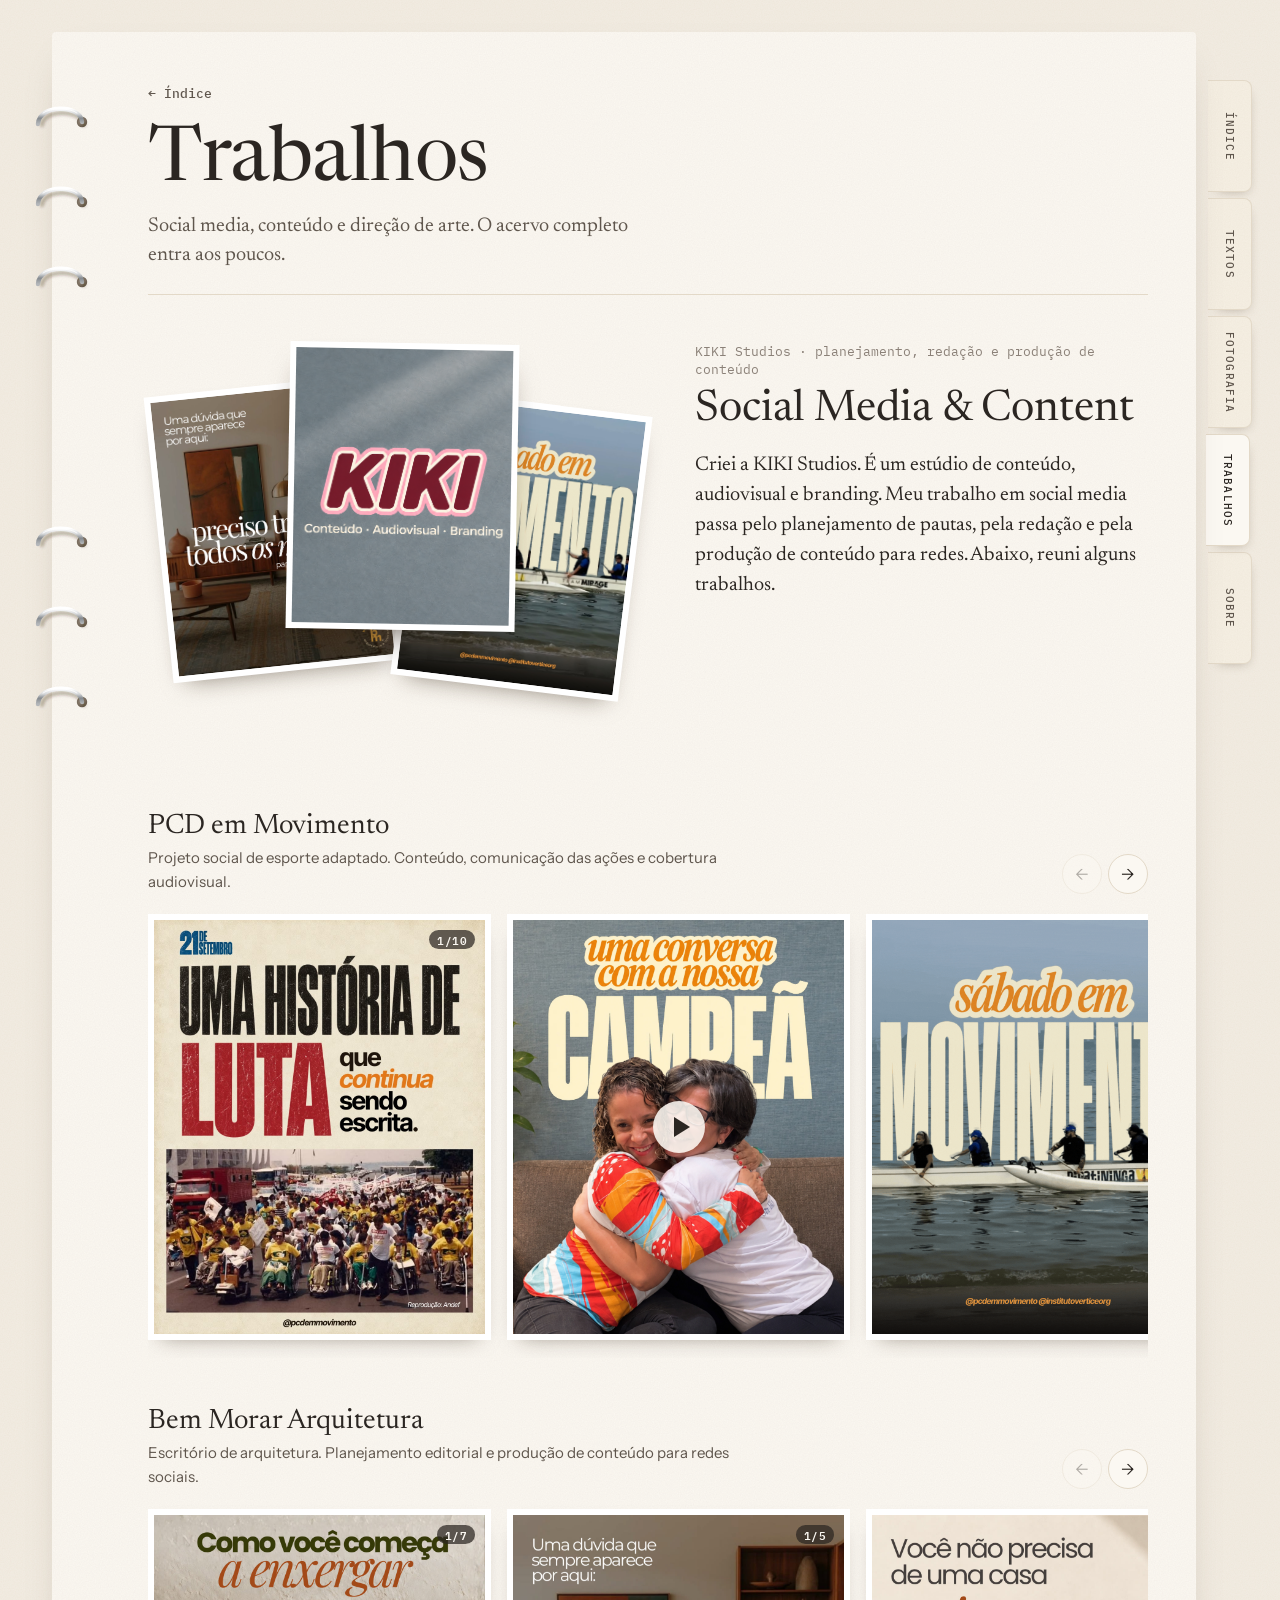
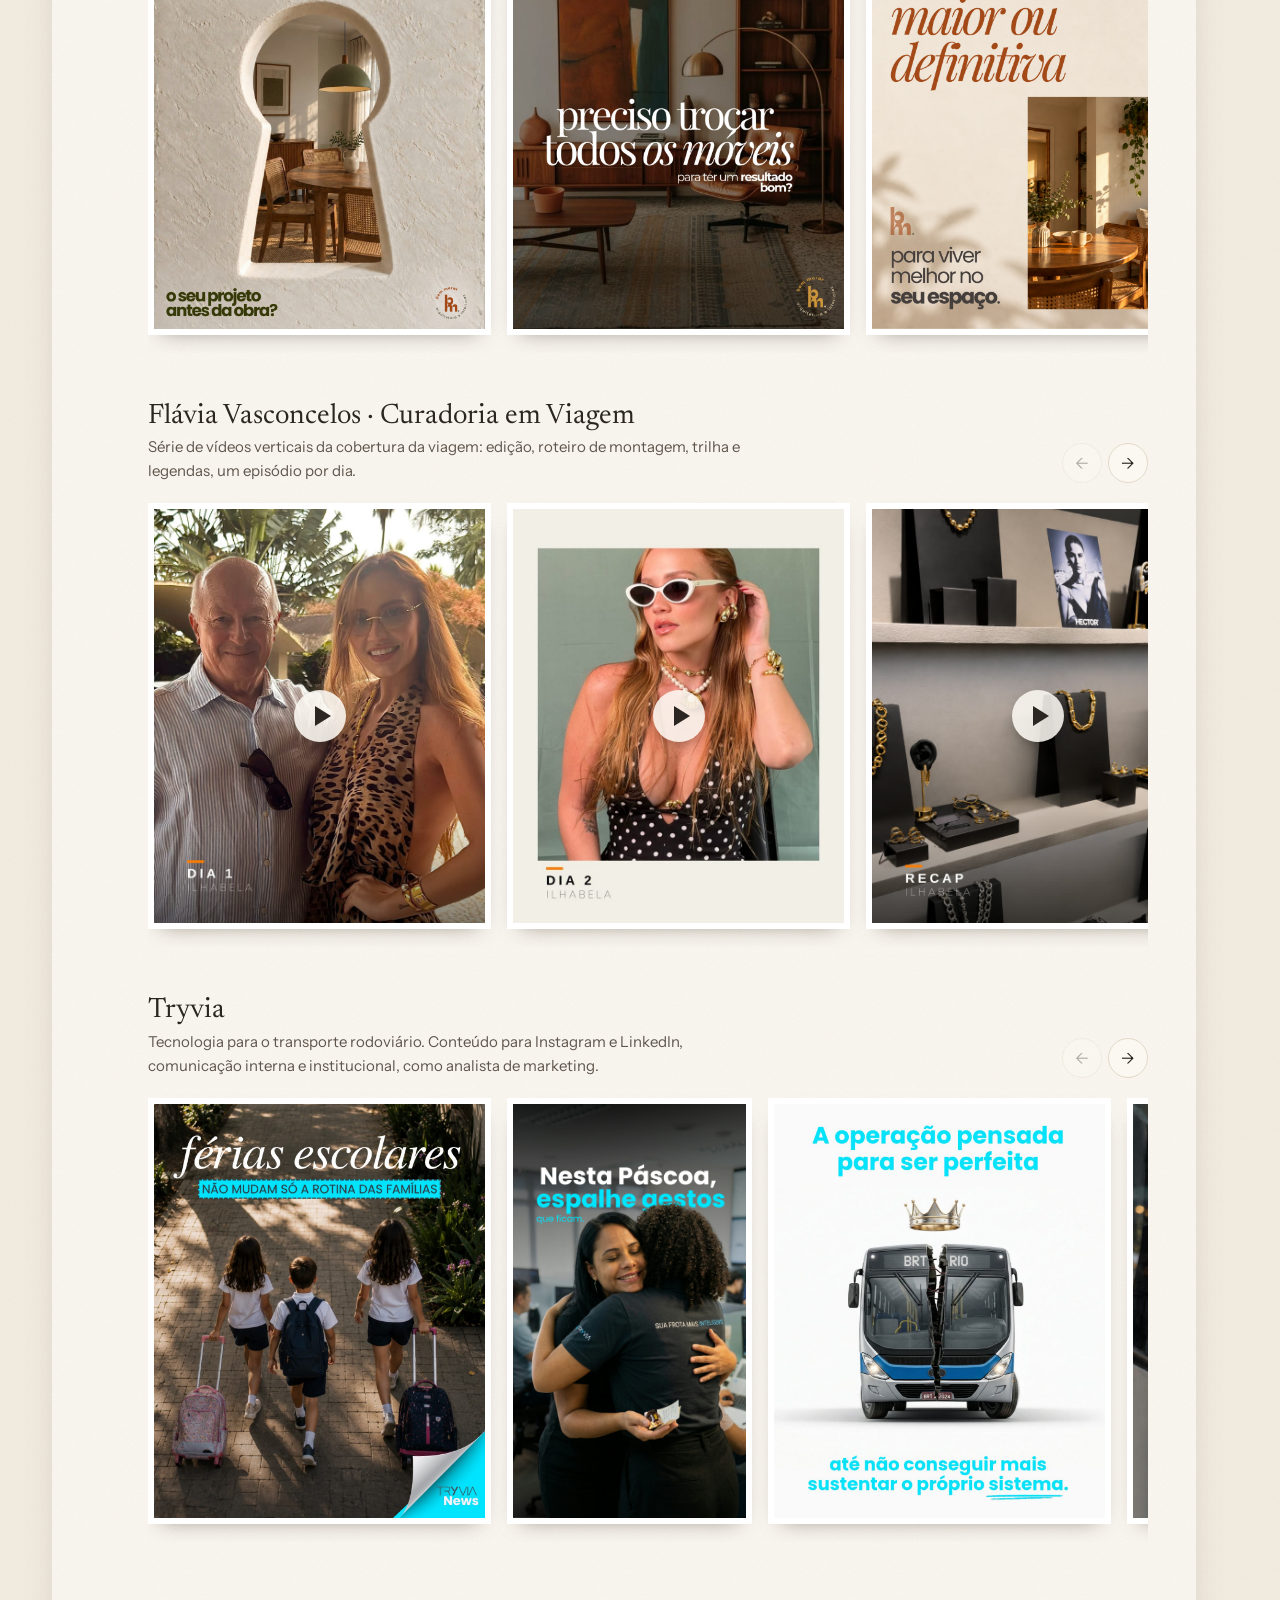
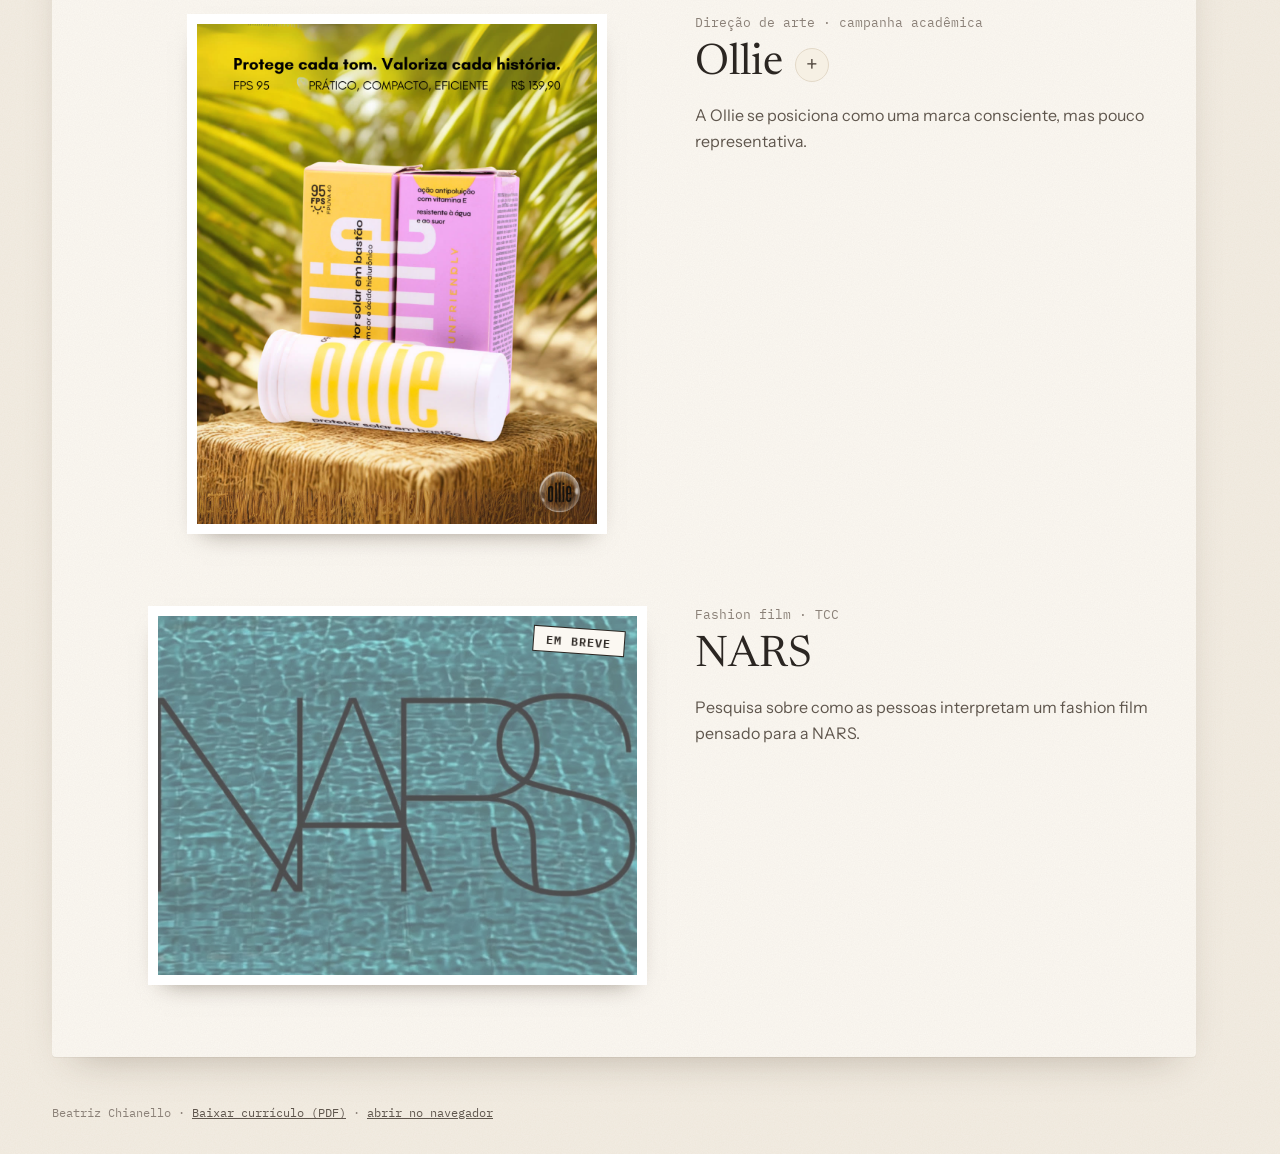
<file: trabalhos.html>
<!doctype html>
<html lang="pt-BR">
<head>
  <meta charset="utf-8">
  <meta name="viewport" content="width=device-width, initial-scale=1">
  <title>Trabalhos · Beatriz Chianello</title>
  <meta name="description" content="Trabalhos de social media, conteúdo e direção de arte de Beatriz Chianello.">
  <link rel="icon" href="assets/img/marca/fake-blonde-logo.png">
  <link rel="preconnect" href="https://fonts.googleapis.com">
  <link rel="preconnect" href="https://fonts.gstatic.com" crossorigin>
  <link href="https://fonts.googleapis.com/css2?family=Newsreader:ital,opsz,wght@0,6..72,400;0,6..72,500;1,6..72,400&family=Instrument+Sans:wght@400;500;600&family=IBM+Plex+Mono:wght@400;500;600&display=swap" rel="stylesheet">
  <link rel="stylesheet" href="assets/css/estilo.css?v=1795063549">
</head>
<body data-pagina="trabalhos">
  <div class="fichario interna">
    <nav aria-label="Divisórias">
      <ul class="divisorias">
        <li><a href="index.html">Índice</a></li>
        <li><a href="textos.html">Textos</a></li>
        <li><a href="fotografia.html">Fotografia</a></li>
        <li><a href="trabalhos.html" aria-current="page">Trabalhos</a></li>
        <li><a href="sobre.html">Sobre</a></li>
      </ul>
    </nav>
    <main class="folha" data-aviso>
      <div class="argolas borda" aria-hidden="true"><span class="argola" style="--y:90px"></span><span class="argola" style="--y:170px"></span><span class="argola" style="--y:250px"></span><span class="argola" style="--y:510px"></span><span class="argola" style="--y:590px"></span><span class="argola" style="--y:670px"></span></div>
      <a class="voltar" href="index.html">← Índice</a>
      <header class="cabeca">
        <div>
          <h1>Trabalhos</h1>
          <p class="sub">Social media, conteúdo e direção de arte. O acervo completo entra aos poucos.</p>
        </div>
      </header>
      <div class="projetos" id="projetos"></div>
    </main>
  </div>
  <p class="rodape">Beatriz Chianello · <a href="assets/docs/Curriculo-Beatriz-Chianello.pdf" download="Curriculo-Beatriz-Chianello.pdf">Baixar currículo (PDF)</a> · <a href="assets/docs/Curriculo-Beatriz-Chianello.pdf" target="_blank" rel="noopener">abrir no navegador</a></p>
  <dialog class="lightbox" id="lightbox" aria-label="Imagem ampliada">
    <div class="barra"><span data-contador></span><button type="button" class="fechar">Fechar ✕</button></div>
    <div class="palco"></div>
    <p class="legenda"></p>
    <button type="button" class="seta ant" aria-label="Anterior">←</button>
    <button type="button" class="seta prox" aria-label="Próxima">→</button>
  </dialog>
  <script src="assets/js/conteudo.js?v=1795063549"></script>
  <script src="assets/js/ajustes.js?v=1795063549"></script>
  <script src="assets/js/paginas.js?v=1795063549"></script>
  <script>
    if (/^(localhost|127\.0\.0\.1|\[::1\])$/.test(location.hostname)) {
      fetch("/__editor/ping").then(function (r) { if (r.ok) { var s = document.createElement("script"); s.src = "/__editor/editor.js"; document.body.appendChild(s); } }).catch(function () {});
    }
  </script>
</body>
</html>
</file>
<file: assets/css/estilo.css>
/* ============ Tokens ============ */
:root {
  --mesa: #f3ede3;          /* fundo: branco quente */
  --papel: #fbf8f2;         /* folhas do fichário */
  --papel-2: #f6f0e4;
  --tinta: #2b2622;
  --tinta-2: #5f564d;
  --tinta-3: #8b8178;
  --linha: #e3d9c8;
  --rosa: #ec4f9f;          /* detalhe da referência de download */
  --rosa-fb: #f4a6c3;       /* rosa da logo Fake Blonde */
  --sombra-folha: 0 1px 0 rgba(60,40,20,.05), 0 18px 40px -22px rgba(60,40,20,.35);
  --serifa: "Newsreader", Georgia, "Times New Roman", serif;
  --texto: "Instrument Sans", system-ui, -apple-system, "Segoe UI", sans-serif;
  --mono: "IBM Plex Mono", ui-monospace, Consolas, monospace;
  --e1: 4px; --e2: 8px; --e3: 12px; --e4: 16px; --e5: 24px; --e6: 32px; --e7: 48px; --e8: 72px;
  --ease: cubic-bezier(.2,.7,.2,1);
  --textura: url("data:image/svg+xml;utf8,<svg xmlns='http://www.w3.org/2000/svg' width='220' height='220'><filter id='n'><feTurbulence type='fractalNoise' baseFrequency='.85' numOctaves='3' stitchTiles='stitch'/><feColorMatrix values='0 0 0 0 .35 0 0 0 0 .25 0 0 0 0 .15 0 0 0 .07 0'/></filter><rect width='100%' height='100%' filter='url(%23n)'/></svg>");
  /* argola: arco de metal cujas pontas caem nos furos (x=6 e x=50, y=19) */
  --argola: url("data:image/svg+xml;utf8,<svg xmlns='http://www.w3.org/2000/svg' width='56' height='26' viewBox='0 0 56 26'><defs><linearGradient id='m' x1='0' y1='0' x2='0' y2='1'><stop offset='0' stop-color='%23ffffff'/><stop offset='.35' stop-color='%23d4d6d8'/><stop offset='.6' stop-color='%23868a8f'/><stop offset='1' stop-color='%23b9bcbf'/></linearGradient><filter id='b' x='-20%' y='-40%' width='140%' height='180%'><feGaussianBlur stdDeviation='1.3'/></filter></defs><path d='M7.5 22 C 9 6, 47 6, 48.5 22' fill='none' stroke='rgba(50,30,10,.28)' stroke-width='4' stroke-linecap='round' filter='url(%23b)'/><path d='M6 19 C 7.5 3, 48.5 3, 50 19' fill='none' stroke='url(%23m)' stroke-width='4.2' stroke-linecap='round'/><path d='M10 12 C 18 6, 38 6, 46 12' fill='none' stroke='rgba(255,255,255,.75)' stroke-width='1' stroke-linecap='round'/></svg>");
}

*, *::before, *::after { box-sizing: border-box; }
html { -webkit-text-size-adjust: 100%; }
body {
  margin: 0;
  background: var(--mesa) var(--textura);
  color: var(--tinta);
  font: 16px/1.6 var(--texto);
  min-height: 100vh;
  display: flow-root;
}
img, video { display: block; max-width: 100%; height: auto; }
a { color: inherit; }
:focus-visible { outline: 2px solid var(--rosa); outline-offset: 3px; border-radius: 2px; }
.sr { position: absolute; width: 1px; height: 1px; overflow: hidden; clip: rect(0 0 0 0); white-space: nowrap; }

/* ============ Fichário (moldura comum) ============ */
.fichario {
  position: relative;
  max-width: 1240px;
  margin: var(--e6) auto var(--e7);
  padding: 0 64px 0 var(--e6);
}
.folha {
  position: relative;
  background: var(--papel) var(--textura);
  border-radius: 4px;
  box-shadow: var(--sombra-folha);
}

/* furos + argolas: mesmas posições (--y) nos dois lados */
.furo {
  position: absolute; top: var(--y); width: 11px; height: 11px; margin: -5.5px 0 0 -5.5px;
  border-radius: 50%; background: #d9cfbf;
  box-shadow: inset 0 1.5px 2px rgba(40,25,10,.45), 0 .5px 0 rgba(255,255,255,.8);
  pointer-events: none;
}
.argola {
  position: absolute; z-index: 6; top: var(--y); width: 56px; height: 26px; margin-top: -19px;
  background: var(--argola) no-repeat center / 56px 26px;
  pointer-events: none;
}

/* Índice: argolas atravessam o vão entre as páginas (furos a 22px do vão) */
.abertura .esq .furo { left: calc(100% - 22px); }
.abertura .dir .furo { left: 22px; }
.abertura .argola { left: 50%; margin-left: -28px; }

/* Internas: furos a 30px da borda esquerda; argola dá a volta pela borda */
.interna > .folha > .furo { left: 30px; }
.interna > .folha > .argola { left: -14px; }

/* divisórias (navegação) */
.divisorias {
  position: absolute; right: 8px; top: 48px;
  display: flex; flex-direction: column; gap: 6px;
  margin: 0; padding: 0; list-style: none;
}
.divisorias a {
  display: flex; align-items: center; justify-content: center;
  writing-mode: vertical-rl;
  width: 44px; height: clamp(98px, 13vh, 112px);
  background: var(--papel-2) var(--textura);
  border: 1px solid var(--linha); border-left: 0;
  border-radius: 0 8px 8px 0;
  font: 500 11px/1 var(--mono); letter-spacing: .1em; text-transform: uppercase;
  color: var(--tinta-2); text-decoration: none;
  box-shadow: 3px 6px 12px -8px rgba(60,40,20,.4);
  transition: transform .2s var(--ease), color .2s, background-color .2s;
}
.divisorias a:hover, .divisorias a:focus-visible { transform: translateX(4px); color: var(--tinta); }
.divisorias a[aria-current="page"] { background: var(--papel); color: var(--tinta); transform: translateX(-2px); }

/* ============ Índice: abertura de duas páginas, cabe na tela ============ */
.fichario.abre { margin-top: clamp(12px, 2.4vh, 32px); margin-bottom: clamp(12px, 2.4vh, 32px); }
.abertura {
  display: grid; grid-template-columns: 1fr 1fr;
  height: clamp(560px, calc(100vh - 2 * clamp(12px, 2.4vh, 32px)), 820px);
  height: clamp(560px, calc(100dvh - 2 * clamp(12px, 2.4vh, 32px)), 820px);
}
.abertura > .folha { padding: clamp(24px, 4.4vh, 48px) clamp(32px, 4vw, 52px); }
.abertura .esq { border-radius: 4px 0 0 4px; padding-right: 64px; display: flex; flex-direction: column; }
.abertura .dir { border-radius: 0 4px 4px 0; padding-left: 64px; box-shadow: var(--sombra-folha), inset 14px 0 18px -16px rgba(60,40,20,.35); display: flex; flex-direction: column; }

.foto-principal { position: relative; margin: 6px 0 0; align-self: flex-start; }
.foto-principal .moldura {
  background: #fff; padding: 9px 9px 30px;
  box-shadow: 0 10px 24px -14px rgba(40,25,10,.5);
  transform: rotate(-1.2deg);
}
.foto-principal img { height: clamp(170px, 31vh, 320px); width: auto; aspect-ratio: 1740/1080; object-fit: cover; max-width: 100%; }
.foto-principal figcaption { position: absolute; left: 20px; bottom: 8px; font: 12px/1 var(--mono); color: var(--tinta-3); transform: rotate(-1.2deg); }
.fita {
  position: absolute; width: 88px; height: 24px; top: -10px; left: 50%;
  background: rgba(233, 220, 195, .78);
  transform: translateX(-50%) rotate(-3deg);
  box-shadow: 0 1px 2px rgba(0,0,0,.08);
}
.apres-topo { margin-top: auto; margin-bottom: auto; padding-top: clamp(40px, 7vh, 72px); }
.nome { font: 400 clamp(34px, 5.4vh, 54px)/1.02 var(--serifa); letter-spacing: -.01em; margin: 0 0 var(--e3); }
.apresentacao { max-width: 38ch; color: var(--tinta-2); margin: 0; font-size: clamp(15px, 1.9vh, 17px); line-height: 1.55; }

/* Creative Licence */
.licenca-area { position: absolute; right: -48px; bottom: -44px; z-index: 4; }
.licenca {
  position: relative; display: grid; grid-template-columns: 64px 1fr; gap: 10px; align-items: center;
  width: 240px; padding: 11px 14px 11px 11px;
  background: #fbf3c9;
  border: 1px solid rgba(120,100,40,.25); border-radius: 10px;
  box-shadow: inset 0 0 0 4px rgba(255,255,255,.55), 0 14px 26px -14px rgba(40,25,10,.55);
  transform: rotate(4deg);
  transition: transform .35s var(--ease);
  color: var(--tinta); text-decoration: none;
}
.licenca:hover, .licenca:focus-visible { transform: rotate(1deg) translateY(-4px); }
.licenca .retrato { width: 64px; height: 80px; background: #fff; border-radius: 4px; overflow: hidden; box-shadow: inset 0 0 0 1px rgba(0,0,0,.06); }
.licenca .retrato img { width: 100%; height: 100%; object-fit: cover; object-position: 50% 0; image-rendering: pixelated; }
.licenca .tipo { font: 600 9px/1 var(--mono); letter-spacing: .16em; text-transform: uppercase; color: #8a7420; display: block; margin-bottom: 4px; }
.licenca strong { display: block; font: 500 17px/1.1 var(--serifa); }
.licenca small { display: block; font-size: 11.5px; line-height: 1.3; color: var(--tinta-2); margin-top: 3px; }
/* clipe + folha "Sobre mim" presa à carteirinha */
.clipe-sobre {
  position: absolute; right: 16px; top: -46px; z-index: -1;
  display: block; padding: 10px 14px 22px; width: 116px;
  background: var(--papel) var(--textura);
  border: 1px solid var(--linha);
  box-shadow: 0 8px 18px -12px rgba(40,25,10,.45);
  transform: rotate(7deg);
  font: italic 400 17px/1.1 var(--serifa); color: var(--tinta); text-decoration: none;
  transition: transform .3s var(--ease);
}
.clipe-sobre:hover, .clipe-sobre:focus-visible { transform: rotate(9deg) translate(2px, -10px); }
.clipe-sobre svg { position: absolute; left: 18px; bottom: -30px; width: 20px; height: 48px; }

/* ============ Pastas (só o nome) ============ */
.pastas-titulo { font: 500 12px/1 var(--mono); letter-spacing: .02em; color: var(--tinta-3); margin: 0 0 clamp(20px, 4vh, 36px); }
.pastas {
  --h-pasta: clamp(104px, 24vh, 214px);
  flex: 1; display: grid; grid-template-columns: 1fr 1fr; align-content: center;
  gap: clamp(14px, 3vh, 30px) var(--e6); margin: 0; padding: 0; list-style: none;
}
.pasta-link { display: block; text-decoration: none; color: inherit; width: min(100%, calc(var(--h-pasta) * 1.25)); }
.pasta { position: relative; aspect-ratio: 5 / 4; margin: 0 0 var(--e3); }
.pasta .fundo {
  position: absolute; inset: 10% 0 0 0;
  border-radius: 4px 12px 12px 12px;
  background: var(--cor-fundo, #ddd2bf);
}
.pasta .fundo::before { /* aba */
  content: ""; position: absolute; left: 0; top: -13%; width: 42%; height: 15%;
  background: inherit; border-radius: 10px 14px 0 0;
  clip-path: polygon(0 0, 82% 0, 100% 100%, 0 100%);
}
.pasta .dentro { position: absolute; inset: -4% 7% 22% 7%; }
.pasta .frente {
  position: absolute; left: 0; right: 0; bottom: 0; height: 70%;
  border-radius: 12px;
  background: var(--cor-frente, #efe6d6);
  box-shadow: 0 -1px 0 rgba(255,255,255,.7) inset, 0 16px 26px -16px rgba(40,25,10,.55), 0 2px 4px rgba(40,25,10,.08);
  display: grid; place-items: center;
}
.pasta .frente::after { /* vinco */
  content: ""; position: absolute; left: 10%; right: 10%; bottom: 15%; height: 2px;
  border-top: 1px solid rgba(0,0,0,.06); border-bottom: 1px solid rgba(255,255,255,.5);
}
.pasta .dentro > * { transition: transform .35s var(--ease); }
.pasta-link:hover .dentro > *, .pasta-link:focus-visible .dentro > * { transform: translateY(-7px) rotate(var(--r, 0deg)); }
.pasta-link:hover .dentro > :nth-child(2), .pasta-link:focus-visible .dentro > :nth-child(2) { transform: translateY(-11px) rotate(var(--r, 0deg)); }
.rotulo { font: 400 clamp(19px, 2.6vh, 24px)/1.15 var(--serifa); margin: 0; }

/* papéis só com pauta */
.folhinha {
  position: absolute; height: 92%; background: var(--papel); border: 1px solid var(--linha);
  box-shadow: 0 2px 6px rgba(40,25,10,.12); transform: rotate(var(--r, 0deg));
}
.folhinha::before { content: ""; position: absolute; inset: 16% 12% 10%; background: repeating-linear-gradient(transparent 0 9px, var(--linha) 9px 10px); }
.pasta--textos { --cor-fundo: #d8c8a8; --cor-frente: #e9dcc3; }
.folhinha.f1 { left: 2%; top: 10%; width: 58%; --r: -5deg; }
.folhinha.f2 { right: 2%; top: 0; width: 56%; --r: 4deg; }

/* Fotografia: conjunto saindo de trás da aba + frente translúcida */
.pasta--fotos { --cor-fundo: #d5d5d1; --cor-frente: rgba(250, 249, 246, .55); }
.pasta--fotos .frente { backdrop-filter: blur(8px) saturate(1.05); -webkit-backdrop-filter: blur(8px) saturate(1.05); border: 1px solid rgba(255,255,255,.75); }
.mini-foto { position: absolute; background: #fff; padding: 4px; border-radius: 6px; box-shadow: 0 3px 8px rgba(40,25,10,.22); transform: rotate(var(--r, 0deg)); transform-origin: 50% 100%; }
.mini-foto img { width: 100%; height: 100%; object-fit: cover; border-radius: 3px; }
.pasta--fotos .dentro { inset: -16% 6% 24% 6%; }
.mini-foto.m1 { left: 0; top: 16%; width: 52%; aspect-ratio: 3/2; --r: -9deg; }
.mini-foto.m2 { left: 26%; top: 2%; width: 46%; aspect-ratio: 3/2; --r: -1deg; z-index: 2; }
.mini-foto.m3 { right: -2%; top: 12%; width: 50%; aspect-ratio: 3/2; --r: 8deg; }

/* Trabalhos */
.pasta--trabalhos { --cor-fundo: #7a5443; --cor-frente: #8d6350; }
.capinha { position: absolute; width: 56%; aspect-ratio: 4/3; background: #fff; padding: 4px; box-shadow: 0 3px 8px rgba(0,0,0,.25); transform: rotate(var(--r,0deg)); }
.capinha img { width: 100%; height: 100%; object-fit: cover; }
.capinha.c1 { left: 2%; top: 6%; --r: -5deg; }
.capinha.c2 { right: 2%; top: 0; --r: 4deg; }

/* Currículo: rosa translúcido com seta */
.pasta--cv { --cor-fundo: #f468b0; --cor-frente: rgba(252, 160, 205, .78); }
.pasta--cv .frente { backdrop-filter: blur(6px); -webkit-backdrop-filter: blur(6px); }
.pasta--cv .frente svg { width: 24%; max-width: 54px; height: auto; transition: transform .3s var(--ease); }
.pasta-link:hover .pasta--cv .frente svg, .pasta-link:focus-visible .pasta--cv .frente svg { transform: translateY(5px); }
.pasta--cv .dentro .folhinha { left: 20%; top: 2%; width: 60%; --r: 2deg; }

/* ============ Páginas internas ============ */
.interna > .folha { padding: var(--e7) var(--e7) var(--e8) 96px; min-height: calc(100vh - 96px); }
.cabeca { display: flex; flex-wrap: wrap; align-items: flex-end; justify-content: space-between; gap: var(--e4); margin-bottom: var(--e7); border-bottom: 1px solid var(--linha); padding-bottom: var(--e5); }
.voltar { display: inline-flex; align-items: center; gap: 6px; font: 500 13px/1 var(--mono); color: var(--tinta-2); text-decoration: none; margin-bottom: var(--e5); }
.voltar:hover, .voltar:focus-visible { color: var(--tinta); }
.cabeca h1 { font: 400 clamp(40px, 6vw, 76px)/1 var(--serifa); margin: 0; letter-spacing: -.01em; }
.cabeca .sub { margin: 12px 0 0; max-width: 46ch; color: var(--tinta-2); font: 400 20px/1.45 var(--serifa); }
.ficha { font: 12px/1.5 var(--mono); color: var(--tinta-3); letter-spacing: .04em; }
.atalho { font: 500 13px/1 var(--mono); color: var(--tinta-2); text-underline-offset: 4px; }
.atalho:hover, .atalho:focus-visible { color: var(--rosa); }
.carimbo { display: inline-block; padding: 2px 6px; border: 1.5px solid #c4352b; color: #c4352b; font: 600 10px/1.2 var(--mono); letter-spacing: .1em; text-transform: uppercase; transform: rotate(-3deg); }
.aviso-rascunho { background: #fff3b8; border: 1px dashed #c9a400; padding: 10px 14px; font: 13px/1.4 var(--mono); margin-bottom: var(--e5); }

/* Textos: seção */
.frente-textos { margin-bottom: var(--e8); }
.frente-textos > header { display: grid; grid-template-columns: minmax(0, 300px) 1fr; gap: var(--e6); margin-bottom: var(--e4); align-items: start; }
.frente-textos h2 { display: flex; align-items: center; gap: 10px; font: 400 32px/1.05 var(--serifa); margin: 0; }
.frente-textos h2 img { width: 30px; height: auto; }
.frente-textos h2 small { display: block; font: 12px/1.4 var(--mono); color: var(--tinta-3); margin-top: 6px; }
.frente-textos > header p { margin: 0; color: var(--tinta-2); max-width: 56ch; }
.credito { font: 12px/1.5 var(--mono); color: var(--tinta-3); margin-top: 6px !important; }
.folhas { display: grid; grid-template-columns: repeat(auto-fill, minmax(260px, 1fr)); gap: var(--e5); list-style: none; margin: 0; padding: 0; }

/* Folha com hover: a frente sobe dentro do espaço reservado (nunca passa do topo do item) */
.texto { --sobe: 92px; position: relative; height: calc(310px + var(--sobe)); }
.texto a { position: absolute; inset: 0; display: block; text-decoration: none; color: inherit; }
.texto .verso {
  position: absolute; left: 8px; right: 8px; bottom: 0; height: 150px;
  background: var(--papel-2); border: 1px solid var(--linha);
  padding: 14px 16px; display: flex; align-items: flex-end;
}
.texto .verso p { margin: 0; font: italic 400 15px/1.42 var(--serifa); color: var(--tinta-2); }
.texto .rosto {
  position: absolute; left: 0; right: 0; bottom: 0; height: 310px; overflow: hidden;
  background: var(--papel) var(--textura); border: 1px solid var(--linha);
  box-shadow: 0 10px 20px -14px rgba(40,25,10,.45);
  display: flex; flex-direction: column;
  transition: transform .45s var(--ease);
}
.texto .capa-post { position: relative; height: 128px; margin: 10px 10px 0; overflow: hidden; background: var(--papel-2); }
.texto .capa-post img { width: 100%; height: 100%; object-fit: cover; opacity: .34; filter: saturate(.75) contrast(.95); mix-blend-mode: multiply; }
.texto .capa-post::after { content: ""; position: absolute; inset: 0; background: linear-gradient(transparent 55%, var(--papel)); }
.texto .logo-fb { position: absolute; right: 12px; top: 12px; width: 26px; height: auto; z-index: 2; filter: drop-shadow(0 1px 1px rgba(0,0,0,.12)); }
.texto .corpo-folha { padding: 6px 18px 16px; display: flex; flex-direction: column; flex: 1; }
.texto time { font: 12px/1 var(--mono); color: var(--tinta-3); letter-spacing: .04em; }
.texto h3 { font: 400 22px/1.15 var(--serifa); margin: 8px 0 4px; text-wrap: balance; }
.texto .subtitulo { margin: 0; font-size: 13.5px; line-height: 1.4; color: var(--tinta-2); }
.texto .ler { margin-top: auto; font: 500 12.5px/1 var(--mono); color: var(--tinta-2); }
.texto .ler::after { content: " ↗"; }
.texto a:hover .rosto, .texto a:focus-visible .rosto { transform: translateY(calc(-1 * var(--sobe))); }
.texto a:hover .ler, .texto a:focus-visible .ler { color: var(--rosa); }
.texto a:focus-visible { outline: none; }
.texto a:focus-visible .rosto { outline: 2px solid var(--rosa); outline-offset: 3px; }
/* folhas sem capa (Outros textos) */
.texto.simples { height: calc(250px + var(--sobe)); }
.texto.simples .rosto { height: 250px; }
.texto.simples .corpo-folha { padding-top: 20px; }
.texto .carimbo { align-self: flex-start; margin-top: 6px; }

/* Caneta Fake Blonde */
.caneta {
  position: absolute; z-index: 8; right: 12px; top: 300px;
  width: 26px; height: 150px; padding: 0; border: 0; background: none; cursor: pointer;
  transform: rotate(16deg); transform-origin: 50% 0;
  transition: transform .3s var(--ease);
}
.caneta svg { width: 100%; height: 100%; overflow: visible; filter: drop-shadow(2px 4px 3px rgba(40,25,10,.25)); }
.caneta:hover, .caneta:focus-visible { transform: rotate(10deg) translateY(-4px); }
.caneta[aria-pressed="true"] { transform: rotate(-22deg) translate(-10px, 6px); }
.caneta-dica {
  position: absolute; z-index: 8; right: 8px; top: 462px; margin: 0; width: 120px; text-align: right;
  font: italic 400 14px/1.2 var(--serifa); color: var(--tinta-3);
  opacity: 0; transition: opacity .25s;
}
.caneta:hover + .caneta-dica, .caneta:focus-visible + .caneta-dica, .caneta[aria-pressed="true"] + .caneta-dica { opacity: 1; }
.rabisco { position: absolute; inset: 0; z-index: 7; pointer-events: none; }
.rabiscando .rabisco { pointer-events: auto; cursor: crosshair; touch-action: none; }

/* Fotografia: galeria de ensaio */
.galeria { display: flex; flex-direction: column; gap: clamp(28px, 6vw, 88px); }
.galeria .linha { display: flex; gap: clamp(14px, 2.4vw, 32px); align-items: flex-start; }
.galeria .linha.grande { justify-content: center; }
.galeria .linha.grande.paisagem figure { width: 100%; }
.galeria .linha.grande.retrato figure { width: min(62%, 560px); }
.galeria .linha.par figure:nth-child(2) { margin-top: clamp(24px, 6vw, 80px); }
.galeria figure { margin: 0; }
.galeria button { all: unset; display: block; cursor: zoom-in; width: 100%; }
.galeria button:focus-visible { outline: 2px solid var(--rosa); outline-offset: 4px; }
.galeria img { width: 100%; height: auto; background: var(--papel-2); }
.galeria figcaption { font: 12px/1.4 var(--mono); color: var(--tinta-3); margin-top: 8px; }

.lightbox { border: 0; padding: 0; margin: 0; width: 100vw; height: 100dvh; max-width: none; max-height: none; background: rgba(28, 24, 20, .95); color: #f3ede3; }
.lightbox::backdrop { background: transparent; }
.lightbox[open] { display: grid; grid-template-rows: auto 1fr auto; }
.lightbox .barra { display: flex; justify-content: space-between; align-items: center; padding: 14px 18px; font: 12px/1 var(--mono); letter-spacing: .08em; }
.lightbox .palco { display: grid; place-items: center; min-height: 0; padding: 0 64px; }
.lightbox .palco img, .lightbox .palco video { max-width: 100%; max-height: calc(100dvh - 120px); object-fit: contain; }
.lightbox button { background: none; border: 1px solid rgba(243,237,227,.35); color: inherit; font: 12px/1 var(--mono); letter-spacing: .04em; padding: 10px 14px; border-radius: 6px; cursor: pointer; }
.lightbox button:hover { border-color: #f3ede3; }
.lightbox .seta { position: fixed; top: 50%; transform: translateY(-50%); padding: 14px 16px; }
.lightbox .seta.ant { left: 12px; } .lightbox .seta.prox { right: 12px; }
.lightbox .legenda { padding: 12px 18px 18px; min-height: 44px; font: 12px/1.4 var(--mono); color: #c9bfb2; text-align: center; }

/* ============ Trabalhos ============ */
.projetos { display: flex; flex-direction: column; gap: var(--e8); }
.projeto .topo { display: grid; grid-template-columns: minmax(0, 1.1fr) minmax(0, 1fr); gap: var(--e6) var(--e7); align-items: start; }
.projeto .capa { position: relative; background: #fff; padding: 10px; box-shadow: 0 12px 24px -16px rgba(40,25,10,.55); }
.projeto .capa img { width: 100%; aspect-ratio: 4/3; object-fit: cover; }
.projeto .capa.retrato { justify-self: center; width: min(100%, 420px); }
.projeto .capa.retrato img { aspect-ratio: 4/5; }
.projeto .papel { font: 12.5px/1.4 var(--mono); color: var(--tinta-3); margin: 0 0 10px; }
.projeto h2 { font: 400 clamp(30px, 3.4vw, 44px)/1.05 var(--serifa); margin: 0 0 var(--e4); }
.projeto .resumo { margin: 0 0 var(--e4); color: var(--tinta-2); max-width: 52ch; }
.projeto .intro p { font: 400 20px/1.5 var(--serifa); margin: 0 0 var(--e4); max-width: 44ch; }
.projeto details { margin-top: var(--e5); }
.projeto summary {
  list-style: none; cursor: pointer; display: inline-flex; align-items: center; gap: 8px;
  margin-left: calc(52.4% + 8px);
  font: 500 13px/1 var(--mono); color: var(--tinta-2);
  padding: 10px 14px; border: 1px solid var(--linha); border-radius: 6px; background: var(--papel-2);
}
.projeto summary::-webkit-details-marker { display: none; }
.projeto summary::before { content: "+"; font-size: 15px; }
.projeto details[open] summary::before { content: "−"; }
.projeto summary:hover, .projeto summary:focus-visible { color: var(--tinta); border-color: var(--tinta-3); }
.projeto .aberto { border-top: 1px solid var(--linha); margin-top: var(--e5); padding-top: var(--e6); }
.projeto .aberto > p { max-width: 64ch; font-size: 17px; }
.galeria-projeto { display: grid; grid-template-columns: 1fr 1fr; gap: var(--e5); margin-top: var(--e6); }
.galeria-projeto .destaque { grid-column: 1 / -1; }
.galeria-projeto img { width: 100%; }
.em-breve .capa img { filter: grayscale(.4) opacity(.7); }
.selo-breve {
  position: absolute; right: 22px; top: 22px; padding: 6px 12px;
  background: var(--papel); border: 1.5px solid var(--tinta); color: var(--tinta);
  font: 600 12px/1 var(--mono); letter-spacing: .1em; text-transform: uppercase; transform: rotate(4deg);
}

/* Social Media: cases por cliente em carrossel */
.mosaico { position: relative; height: clamp(300px, 34vw, 420px); }
.mosaico img { position: absolute; width: 46%; aspect-ratio: 4/5; object-fit: cover; background: #fff; padding: 6px; box-shadow: 0 12px 24px -14px rgba(40,25,10,.55); transition: transform .4s var(--ease); }
.mosaico img:nth-child(1) { left: 2%; top: 10%; transform: rotate(-6deg); }
.mosaico img:nth-child(2) { left: 28%; top: 0; z-index: 2; transform: rotate(1deg); }
.mosaico img:nth-child(3) { right: 2%; top: 14%; transform: rotate(7deg); }
.case { margin-top: var(--e7); }
.case header { display: flex; flex-wrap: wrap; align-items: flex-end; justify-content: space-between; gap: var(--e3) var(--e5); margin-bottom: var(--e4); }
.case h3 { font: 400 28px/1.1 var(--serifa); margin: 0; }
.case header p { margin: 4px 0 0; color: var(--tinta-2); max-width: 60ch; font-size: 15px; }
.carrossel-ctrl { display: flex; gap: 6px; }
.carrossel-ctrl button {
  width: 40px; height: 40px; border-radius: 50%; border: 1px solid var(--linha); background: var(--papel);
  font: 16px/1 var(--texto); color: var(--tinta); cursor: pointer;
}
.carrossel-ctrl button:hover, .carrossel-ctrl button:focus-visible { border-color: var(--tinta-3); }
.carrossel-ctrl button:disabled { opacity: .35; cursor: default; }
.carrossel {
  display: flex; gap: var(--e4); overflow-x: auto; scroll-snap-type: x mandatory; scroll-padding: 0;
  padding: 4px 2px 18px; margin: 0; list-style: none; scrollbar-width: thin; scrollbar-color: var(--linha) transparent;
  overscroll-behavior-x: contain;
}
.carrossel li { flex: 0 0 auto; scroll-snap-align: start; }
.carrossel figure { margin: 0; background: #fff; padding: 6px; box-shadow: 0 10px 20px -14px rgba(40,25,10,.5); }
.carrossel img, .carrossel video { height: clamp(300px, 46vh, 460px); width: auto; max-width: none; background: var(--papel-2); }
.carrossel button { all: unset; display: block; cursor: zoom-in; }
.carrossel button:focus-visible { outline: 2px solid var(--rosa); outline-offset: 3px; }

/* ============ Sobre ============ */
.sobre { display: grid; grid-template-columns: minmax(0, 300px) minmax(0, 1fr); gap: var(--e7) clamp(32px, 6vw, 88px); align-items: start; }
.licenca-grande {
  position: sticky; top: 32px;
  background: #fbf3c9; border: 1px solid rgba(120,100,40,.25); border-radius: 12px; padding: 16px;
  box-shadow: inset 0 0 0 5px rgba(255,255,255,.55), 0 18px 30px -18px rgba(40,25,10,.55);
  transform: rotate(-2deg); transition: transform .4s var(--ease);
}
.licenca-grande:hover { transform: rotate(0deg) translateY(-4px); }
.licenca-grande .tipo { display: block; font: 600 10px/1 var(--mono); letter-spacing: .16em; text-transform: uppercase; color: #8a7420; margin-bottom: 10px; }
.licenca-grande .foto { overflow: hidden; border-radius: 6px; background: #fff; }
.licenca-grande .foto img { width: 100%; aspect-ratio: 4/5; object-fit: cover; object-position: 50% 12%; transition: transform .6s var(--ease); }
.licenca-grande:hover .foto img { transform: scale(1.04) rotate(-.6deg); }
.licenca-grande strong { display: block; font: 500 22px/1.1 var(--serifa); margin-top: 12px; }
.licenca-grande small { display: block; color: var(--tinta-2); font-size: 13px; margin-top: 4px; }
.sobre .corpo p { font: 400 20px/1.55 var(--serifa); margin: 0 0 var(--e4); max-width: 40ch; }
.contatos { list-style: none; padding: 0; margin: var(--e6) 0 0; display: flex; flex-wrap: wrap; gap: 10px 14px; }
.contatos a {
  position: relative; display: inline-flex; align-items: center; gap: 10px;
  padding: 10px 14px; min-height: 44px; border: 1px solid var(--linha); border-radius: 8px; background: var(--papel-2);
  text-decoration: none; font-size: 15px; transition: transform .25s var(--ease), border-color .2s;
}
.contatos a:hover, .contatos a:focus-visible { transform: translateY(-3px) rotate(-1deg); border-color: var(--rosa-fb); }
.contatos svg, .contatos img { width: 20px; height: 20px; flex: none; }

/* coraçõezinhos (hover do Readymag) */
.coracao-voa {
  position: absolute; z-index: 30; width: 14px; height: 14px; pointer-events: none;
  background: url("../img/marca/fake-blonde-logo.png") center / contain no-repeat;
  animation: voa 1s var(--ease) forwards;
}
@keyframes voa {
  0% { opacity: 0; transform: translate(0, 0) scale(.5); }
  25% { opacity: 1; }
  100% { opacity: 0; transform: translate(var(--dx, 0), -38px) scale(1) rotate(var(--rot, 0deg)); }
}

.rodape { max-width: 1240px; margin: 0 auto var(--e6); padding: 0 64px 0 var(--e6); font: 12px/1.4 var(--mono); color: var(--tinta-3); }
.rodape a { color: var(--tinta-2); }

/* Entrada curta (capa abrindo) */
@media (prefers-reduced-motion: no-preference) {
  .abre .esq { animation: abre-esq .45s var(--ease) both; transform-origin: right center; }
  .abre .dir, .interna > .folha { animation: abre-dir .45s var(--ease) both; }
  @keyframes abre-esq { from { opacity: 0; transform: perspective(1400px) rotateY(10deg); } }
  @keyframes abre-dir { from { opacity: 0; transform: translateY(8px); } }
}
@media (prefers-reduced-motion: reduce) {
  *, *::before, *::after { transition: none !important; animation: none !important; }
  .coracao-voa { display: none; }
}

/* ============ Notebook baixo ============ */
@media (min-width: 901px) and (max-height: 720px) {
  .licenca { width: 216px; grid-template-columns: 54px 1fr; }
  .licenca .retrato { width: 54px; height: 68px; }
  .licenca-area { right: -40px; bottom: -36px; }
  .clipe-sobre { top: -40px; padding-bottom: 18px; }
}
@media (min-width: 901px) and (max-width: 1180px) {
  .licenca-area { right: -24px; }
  .licenca { width: 220px; }
}

/* ============ Celular e tablet estreito ============ */
@media (max-width: 900px) {
  .fichario, .fichario.abre { padding: 0 16px; margin: 0 auto var(--e6); }
  .divisorias {
    position: sticky; top: 0; z-index: 20; right: auto;
    flex-direction: row; gap: 4px; overflow-x: auto; scrollbar-width: none;
    margin: 0 -16px var(--e3); padding: 10px 16px 0;
    background: var(--mesa) var(--textura);
  }
  .divisorias::-webkit-scrollbar { display: none; }
  .divisorias a { writing-mode: horizontal-tb; width: auto; height: auto; padding: 12px 12px; border: 1px solid var(--linha); border-bottom: 0; border-radius: 8px 8px 0 0; white-space: nowrap; box-shadow: none; }
  .divisorias a:hover, .divisorias a[aria-current="page"] { transform: none; }
  .argola, .furo { display: none; }

  .abertura { display: flex; flex-direction: column; height: auto; }
  .abertura > .folha { padding: var(--e5) var(--e4); border-radius: 4px; }
  .abertura .esq { padding-right: var(--e4); padding-bottom: var(--e4); border-radius: 4px 4px 0 0; }
  .abertura .dir { padding-left: var(--e4); padding-top: var(--e5); border-radius: 0 0 4px 4px; box-shadow: var(--sombra-folha); border-top: 1px dashed var(--linha); }
  .apres-topo { order: -1; margin: 0; padding: 0; }
  .nome { font-size: 34px; margin-bottom: 4px; }
  .apresentacao { font-size: 14.5px; line-height: 1.5; }
  .foto-principal { margin: var(--e4) 0 30px; width: 74%; max-width: 400px; }
  .foto-principal img { height: auto; width: 100%; aspect-ratio: 16/10; }
  .foto-principal .moldura { padding: 5px 5px 18px; }
  .foto-principal figcaption { bottom: 4px; left: 10px; font-size: 10px; }
  .licenca-area { right: -38%; bottom: -26px; }
  .licenca { width: 176px; grid-template-columns: 44px 1fr; gap: 8px; padding: 8px 10px 8px 8px; }
  .licenca .retrato { width: 44px; height: 56px; }
  .licenca strong { font-size: 14px; }
  .licenca small { font-size: 10.5px; }
  .licenca .tipo { font-size: 8px; }
  .clipe-sobre { right: 6px; top: -34px; width: 84px; font-size: 13px; padding: 6px 8px 12px; }
  .pastas-titulo { margin-bottom: var(--e4); }
  .pastas { --h-pasta: 40vw; gap: var(--e5) var(--e4); }
  .pasta-link { width: 100%; }
  .rotulo { font-size: 18px; }

  .interna > .folha { padding: var(--e5) var(--e4) var(--e7); min-height: 0; }
  .interna > .folha { overflow: clip; }
  .cabeca { margin-bottom: var(--e6); }
  .cabeca .sub { font-size: 18px; }
  .frente-textos > header { grid-template-columns: 1fr; gap: var(--e3); }
  .folhas { grid-template-columns: 1fr; gap: var(--e4); }
  /* no toque: título, trecho e acesso visíveis, sem depender do hover */
  .texto, .texto.simples { height: auto; }
  .texto a { position: static; display: flex; flex-direction: column-reverse; }
  .texto .rosto, .texto.simples .rosto { position: relative; height: auto; transform: none !important; }
  .texto .verso { position: static; height: auto; margin: 0 6px; border-top: 0; padding: 12px 14px 14px; }
  .texto .ler { margin-top: 14px; }
  .caneta { right: 18px; top: 14px; width: 20px; height: 104px; transform: rotate(62deg); transform-origin: 50% 50%; }
  .caneta:hover, .caneta:focus-visible { transform: rotate(56deg); }
  .caneta[aria-pressed="true"] { transform: rotate(30deg) translate(0, 6px); }
  .caneta-dica { right: 16px; top: 76px; font-size: 13px; width: 200px; }

  .galeria .linha { flex-direction: column; gap: clamp(14px, 4vw, 28px); }
  .galeria .linha.grande.retrato figure, .galeria figure { width: 100% !important; }
  .galeria .linha.par figure:nth-child(2) { margin-top: 0; }
  .lightbox .palco { padding: 0 8px; }
  .lightbox .seta { top: auto; bottom: 12px; transform: none; }

  .projeto .topo { grid-template-columns: 1fr; gap: var(--e4); }
  .projeto summary { margin-left: 0; }
  .galeria-projeto { grid-template-columns: 1fr; }
  .carrossel img, .carrossel video { height: 62vw; max-height: 420px; }
  .carrossel-ctrl { display: none; }
  .mosaico { height: 74vw; max-height: 380px; }

  .sobre { grid-template-columns: 1fr; gap: var(--e5); }
  .licenca-grande { position: relative; top: auto; width: 230px; }
  .sobre .corpo p { font-size: 18px; }
  .rodape { padding: 0 16px; }
}

/* =====================================================================
   v3 — ajustes a partir dos prints (substituem regras anteriores)
   ===================================================================== */

/* ---------- Argolas: furos e arco no mesmo desenho (sempre alinhados) ---------- */
:root {
  /* dois furos (x=10 e x=54, y=22) + arco que nasce e termina no centro deles */
  --argola-dupla: url("data:image/svg+xml;utf8,<svg xmlns='http://www.w3.org/2000/svg' width='64' height='30' viewBox='0 0 64 30'><defs><linearGradient id='m' x1='0' y1='0' x2='0' y2='1'><stop offset='0' stop-color='%23ffffff'/><stop offset='.35' stop-color='%23d4d6d8'/><stop offset='.62' stop-color='%23858a8f'/><stop offset='1' stop-color='%23b4b7ba'/></linearGradient><radialGradient id='h' cx='.45' cy='.4' r='.6'><stop offset='0' stop-color='%23a99c8a'/><stop offset='1' stop-color='%23675b4d'/></radialGradient><filter id='b' x='-30%' y='-60%' width='160%' height='220%'><feGaussianBlur stdDeviation='1.4'/></filter></defs><circle cx='10' cy='22' r='5.2' fill='url(%23h)'/><circle cx='54' cy='22' r='5.2' fill='url(%23h)'/><path d='M12 25 C 13 9, 53 9, 56 25' fill='none' stroke='rgba(50,30,10,.3)' stroke-width='4' stroke-linecap='round' filter='url(%23b)'/><path d='M10 22 C 11 4, 53 4, 54 22' fill='none' stroke='url(%23m)' stroke-width='4.4' stroke-linecap='round'/><path d='M15 13 C 22 7.5, 42 7.5, 49 13' fill='none' stroke='rgba(255,255,255,.8)' stroke-width='1' stroke-linecap='round'/></svg>");
  /* página interna: um furo (x=54) e o arco dando a volta pela borda */
  --argola-borda: url("data:image/svg+xml;utf8,<svg xmlns='http://www.w3.org/2000/svg' width='64' height='30' viewBox='0 0 64 30'><defs><linearGradient id='m' x1='0' y1='0' x2='0' y2='1'><stop offset='0' stop-color='%23ffffff'/><stop offset='.35' stop-color='%23d4d6d8'/><stop offset='.62' stop-color='%23858a8f'/><stop offset='1' stop-color='%23b4b7ba'/></linearGradient><radialGradient id='h' cx='.45' cy='.4' r='.6'><stop offset='0' stop-color='%23a99c8a'/><stop offset='1' stop-color='%23675b4d'/></radialGradient><filter id='b' x='-30%' y='-60%' width='160%' height='220%'><feGaussianBlur stdDeviation='1.4'/></filter></defs><circle cx='54' cy='22' r='5.2' fill='url(%23h)'/><path d='M14 25 C 15 9, 53 9, 56 25' fill='none' stroke='rgba(50,30,10,.3)' stroke-width='4' stroke-linecap='round' filter='url(%23b)'/><path d='M10 24 C 11 4, 53 4, 54 22' fill='none' stroke='url(%23m)' stroke-width='4.4' stroke-linecap='round'/><path d='M15 13 C 22 7.5, 42 7.5, 49 13' fill='none' stroke='rgba(255,255,255,.8)' stroke-width='1' stroke-linecap='round'/></svg>");
}
.furo { display: none; }
.abertura { position: relative; }
.interna > .folha { position: relative; }
.argolas { position: absolute; inset: 0; z-index: 6; pointer-events: none; }
.argolas .argola {
  position: absolute; top: var(--y); left: 50%;
  width: 64px; height: 30px; margin: -22px 0 0 -32px;   /* centro dos furos exatamente no vão ±22px */
  background: var(--argola-dupla) no-repeat 0 0 / 64px 30px;
}
.argolas.borda .argola { left: -24px; margin-left: 0; background-image: var(--argola-borda); } /* furo a 30px da borda */

/* ---------- Foto de infância: quadro com enquadramento ajustável ---------- */
.foto-principal .quadro { position: relative; overflow: hidden; height: calc(clamp(170px, 31vh, 320px) * var(--tam, 1)); aspect-ratio: 1740 / 1080; max-width: 100%; }
.foto-principal .quadro img { width: 100%; height: 100%; object-fit: cover; }

/* ---------- Aba "Sobre mim": só a ponta da folha sobe ---------- */
.clipe-sobre {
  background: none; border: 0; box-shadow: none; padding: 0; width: 116px;
  transform: rotate(7deg); transition: none;
}
.clipe-sobre:hover, .clipe-sobre:focus-visible { transform: rotate(7deg); }
.clipe-sobre .folha-sobre {
  display: block; padding: 10px 14px 24px;
  background: var(--papel) var(--textura); border: 1px solid var(--linha);
  box-shadow: 0 8px 18px -12px rgba(40,25,10,.45);
  transform-origin: 10% 100%;
  transition: transform .35s var(--ease);
}
.clipe-sobre:hover .folha-sobre, .clipe-sobre:focus-visible .folha-sobre { transform: rotate(-4deg) translateY(-3px); }
.clipe-sobre:focus-visible { outline: none; }
.clipe-sobre:focus-visible .folha-sobre { outline: 2px solid var(--rosa); outline-offset: 2px; }

/* ---------- Pastas: materiais de volta ---------- */
.folhinha { padding: 10% 9%; }
.folhinha::before { inset: 52% 12% 10%; }
.folhinha b { position: relative; display: block; font: 400 clamp(11px, 1.55vh, 14px)/1.15 var(--serifa); color: var(--tinta); }
.pasta--fotos .dentro { inset: -14% 6% 26% 6%; }
.mini-foto.m1 { left: 0; top: 22%; width: 44%; height: auto; aspect-ratio: 3/2; --r: -9deg; }
.mini-foto.m3 { right: 0; top: 18%; width: 44%; height: auto; aspect-ratio: 3/2; --r: 8deg; }
.mini-foto.m2 { left: 31%; top: -6%; width: 34%; height: auto; aspect-ratio: 2/3; --r: 1deg; z-index: 2; } /* fachada vertical: a base fica atrás da frente da pasta */

/* ---------- Textos ---------- */
.frente-textos h2 span { display: block; }
.assinatura { font: italic 400 17px/1.4 var(--serifa); color: var(--tinta-2); }
.frente-textos > header p + p { margin-top: 10px; }

/* Caneta rosa apoiada na margem esquerda */
.porta-caneta { position: absolute; left: -40px; top: 330px; width: 34px; height: 170px; pointer-events: none; }
.caneta {
  position: absolute; z-index: 8; left: -34px; top: 330px; right: auto;
  width: 24px; height: 150px; padding: 0; border: 0; background: none; cursor: grab;
  transform: rotate(-6deg); transform-origin: 50% 50%;
  transition: transform .3s var(--ease);
}
.caneta svg { width: 100%; height: 100%; overflow: visible; filter: drop-shadow(3px 5px 3px rgba(40,25,10,.28)); }
.caneta:hover, .caneta:focus-visible { transform: rotate(-2deg) translateY(-6px); }
.caneta.na-mao {
  position: fixed; z-index: 60; pointer-events: none; cursor: none;
  transform: rotate(28deg); transform-origin: 12px 148px; transition: none;
}
.devolver-caneta {
  position: fixed; z-index: 61; left: 16px; bottom: 16px;
  padding: 12px 16px; min-height: 44px; border: 1px solid var(--rosa-fb); border-radius: 8px;
  background: var(--papel); color: var(--tinta); font: 500 14px/1 var(--mono); cursor: pointer;
  box-shadow: 0 10px 22px -12px rgba(40,25,10,.5);
}
.devolver-caneta:hover, .devolver-caneta:focus-visible { background: #fde7f1; }
.rabisco { position: absolute; inset: 0; z-index: 7; pointer-events: none; }
.caneta-ativa .rabisco { pointer-events: auto; cursor: none; touch-action: none; }

/* ---------- Trabalhos ---------- */
.carrossel button { position: relative; }
.play {
  position: absolute; left: 50%; top: 50%; width: 52px; height: 52px; margin: -26px 0 0 -26px;
  border-radius: 50%; background: rgba(251, 248, 242, .88); box-shadow: 0 6px 16px -6px rgba(0,0,0,.45);
}
.play::after { content: ""; position: absolute; left: 21px; top: 16px; border-style: solid; border-width: 10px 0 10px 16px; border-color: transparent transparent transparent var(--tinta); }
.carrossel button:hover .play, .carrossel button:focus-visible .play { background: #fff; }
.abrir-projeto {
  display: inline-flex; align-items: center; gap: 8px; margin-top: var(--e3);
  font: 500 13px/1 var(--mono); color: var(--tinta-2); cursor: pointer;
  padding: 12px 14px; min-height: 44px; border: 1px solid var(--linha); border-radius: 6px; background: var(--papel-2);
}
.abrir-projeto::before { content: "+"; font-size: 15px; }
.abrir-projeto[aria-expanded="true"]::before { content: "−"; }
.abrir-projeto:hover, .abrir-projeto:focus-visible { color: var(--tinta); border-color: var(--tinta-3); }
.projeto .aberto { margin-top: var(--e6); }
.projeto .capa { overflow: hidden; }

/* ---------- Sobre: carteirinha rosa e coluna de texto mais larga ---------- */
.sobre { grid-template-columns: minmax(0, 270px) minmax(0, 1fr); gap: var(--e7) clamp(32px, 5vw, 72px); }
.licenca-grande { background: #f9d3e4; border-color: rgba(200, 80, 140, .3); box-shadow: inset 0 0 0 5px rgba(255,255,255,.6), 0 18px 30px -18px rgba(120,40,80,.45); }
.licenca-grande .tipo { color: #b0407c; }
.sobre .corpo p { max-width: 60ch; font-size: 19px; }

/* ---------- Fotografia: Canon Prima ao lado do título ---------- */
.cabeca-foto { align-items: center; }
.camera-area { position: relative; flex: none; padding-left: 96px; /* espaço da pontinha do filme */ }
.camera {
  position: relative; display: block; width: clamp(150px, 16vw, 210px); padding: 0; border: 0; background: none; cursor: pointer;
  transform: rotate(-3deg);
}
.camera img { position: relative; z-index: 2; width: 100%; height: auto; filter: drop-shadow(6px 10px 8px rgba(40,25,10,.28)) drop-shadow(1px 2px 1px rgba(40,25,10,.2)); }
.camera:focus-visible { outline: 2px solid var(--rosa); outline-offset: 6px; border-radius: 8px; }
.filme {
  position: absolute; z-index: 1; top: 34%; right: calc(100% - 46px); width: 132px; height: 34%;
  background:
    repeating-linear-gradient(90deg, transparent 0 6px, rgba(255,245,230,.92) 6px 10px, transparent 10px 14px) top 3px left 0 / 100% 5px no-repeat,
    repeating-linear-gradient(90deg, transparent 0 6px, rgba(255,245,230,.92) 6px 10px, transparent 10px 14px) bottom 3px left 0 / 100% 5px no-repeat,
    linear-gradient(180deg, #5a2f14, #7c4420 50%, #5a2f14);
  border-radius: 2px 0 0 2px;
  box-shadow: 0 4px 8px -4px rgba(40,25,10,.5);
  transform: translateX(100%);
  transition: transform .55s var(--ease);
  clip-path: polygon(0 0, 100% 0, 100% 100%, 0 100%, 6px 50%);
}
.camera[aria-pressed="true"] .filme { transform: translateX(0); }
.flash {
  position: absolute; z-index: 3; left: 86%; top: 14%; width: 0; height: 0; pointer-events: none;
}
.flash::before, .flash::after { content: ""; position: absolute; left: 0; top: 0; opacity: 0; }
.flash::before { /* estrela de raios */
  width: 180px; height: 180px; margin: -90px 0 0 -90px;
  background:
    linear-gradient(90deg, transparent 0 49.3%, #fff 49.3% 50.7%, transparent 50.7%) center / 100% 100%,
    linear-gradient(0deg, transparent 0 49.3%, #fff 49.3% 50.7%, transparent 50.7%) center / 100% 100%,
    linear-gradient(45deg, transparent 0 49.6%, rgba(255,255,255,.8) 49.6% 50.4%, transparent 50.4%) center / 70% 70% no-repeat,
    linear-gradient(-45deg, transparent 0 49.6%, rgba(255,255,255,.8) 49.6% 50.4%, transparent 50.4%) center / 70% 70% no-repeat;
  -webkit-mask: radial-gradient(circle, #000 0 12%, rgba(0,0,0,.6) 30%, transparent 62%);
          mask: radial-gradient(circle, #000 0 12%, rgba(0,0,0,.6) 30%, transparent 62%);
  filter: drop-shadow(0 0 3px #fff) drop-shadow(0 0 6px rgba(255, 214, 160, .9));
}
.flash::after { /* núcleo de luz */
  width: 90px; height: 90px; margin: -45px 0 0 -45px; border-radius: 50%;
  background: radial-gradient(circle, #fff 0 18%, rgba(255,250,235,.85) 32%, rgba(255,226,180,.35) 55%, transparent 72%);
}
.camera.disparou .flash::before { animation: flash-raios .5s ease-out forwards; }
.camera.disparou .flash::after { animation: flash-nucleo .5s ease-out forwards; }
@keyframes flash-raios { 0% { opacity: 0; transform: scale(.2) rotate(-8deg); } 18% { opacity: 1; transform: scale(1.05) rotate(0deg); } 100% { opacity: 0; transform: scale(.85) rotate(4deg); } }
@keyframes flash-nucleo { 0% { opacity: 0; transform: scale(.3); } 15% { opacity: 1; transform: scale(1.1); } 100% { opacity: 0; transform: scale(.9); } }

@media (prefers-reduced-motion: reduce) {
  .camera.disparou .flash::after { animation: flash-nucleo .25s linear forwards !important; }
  .filme { transition: none; }
}

@media (min-width: 901px) and (max-height: 720px) {
  .clipe-sobre .folha-sobre { padding-bottom: 18px; }
}

@media (max-width: 900px) {
  .argolas { display: none; }
  .foto-principal .quadro { height: auto; width: 100%; aspect-ratio: 16 / 10; }
  .clipe-sobre { width: 84px; }
  .clipe-sobre .folha-sobre { padding: 6px 8px 12px; font-size: 13px; }
  .porta-caneta { display: none; }
  .caneta { left: -4px; top: 150px; width: 18px; height: 112px; transform: rotate(-4deg); }
  .caneta:hover, .caneta:focus-visible { transform: rotate(-4deg); }
  .caneta.na-mao { width: 24px; height: 150px; transform: rotate(28deg); }
  .cabeca-foto { align-items: flex-end; }
  .camera-area { padding-left: 84px; margin-left: auto; }
  .camera { width: 150px; }
  .filme { width: 110px; }
  .sobre { grid-template-columns: 1fr; }
  .licenca-grande { width: 230px; }
}

/* reserva o espaço da capa antes de carregar */
.carrossel img { aspect-ratio: auto 4 / 5; }
.projeto .capa img { aspect-ratio: auto 4 / 3; }
.projeto .capa.retrato img { aspect-ratio: auto 4 / 5; }

/* flash mais legível sobre o papel claro */
.flash::before {
  width: 230px; height: 230px; margin: -115px 0 0 -115px;
  background:
    linear-gradient(90deg, transparent 0 48.9%, #fff 48.9% 51.1%, transparent 51.1%) center / 100% 100%,
    linear-gradient(0deg, transparent 0 48.9%, #fff 48.9% 51.1%, transparent 51.1%) center / 100% 100%,
    linear-gradient(45deg, transparent 0 49.3%, #fff 49.3% 50.7%, transparent 50.7%) center / 72% 72% no-repeat,
    linear-gradient(-45deg, transparent 0 49.3%, #fff 49.3% 50.7%, transparent 50.7%) center / 72% 72% no-repeat;
  filter: drop-shadow(0 0 2px #fff) drop-shadow(0 0 5px rgba(255, 196, 120, 1)) drop-shadow(0 0 10px rgba(255, 170, 90, .7));
}
.flash::after {
  width: 120px; height: 120px; margin: -60px 0 0 -60px;
  background: radial-gradient(circle, #fff 0 16%, rgba(255,248,225,.95) 28%, rgba(255,214,150,.55) 48%, rgba(255,200,130,.18) 64%, transparent 74%);
}

/* =====================================================================
   v4
   ===================================================================== */

/* Pasta de fotos e currículo: tudo o que está "dentro" fica atrás da frente.
   O recorte corta exatamente na abertura (topo da frente), em repouso e no hover. */
.pasta--fotos .dentro { clip-path: inset(-60% -30% 50% -30%); }          /* dentro: -14%..74% da pasta; frente começa em 30% */
.pasta--cv .dentro { clip-path: inset(-60% -30% 58.5% -30%); }           /* dentro: -4%..78%; frente em 30% */
.pasta--textos .dentro, .pasta--trabalhos .dentro { clip-path: inset(-60% -30% 58.5% -30%); }

/* Aba "Sobre mim": folha e clipe são uma peça só e se movem juntos */
.clipe-sobre .folha-sobre { position: relative; }
.clipe-sobre .folha-sobre svg { position: absolute; left: 18px; bottom: -30px; width: 20px; height: 48px; }
.clipe-sobre:hover .folha-sobre, .clipe-sobre:focus-visible .folha-sobre { transform: rotate(-2deg) translateY(-3px); }

/* Textos: arte da Fake Blonde em destaque */
.frente-textos.fb > header { grid-template-columns: minmax(0, 380px) 1fr; gap: var(--e6) var(--e7); align-items: center; }
.arte-fb { margin: 0; }
.arte-fb img { width: 100%; height: auto; border-radius: 3px; box-shadow: 0 14px 26px -18px rgba(120, 40, 80, .55); }

/* Caneta maior, sempre na margem */
.caneta { width: 30px; height: 188px; }
.caneta.na-margem { position: fixed; z-index: 30; }
.caneta.na-mao { width: 30px; height: 188px; transform-origin: 15px 185px; }

/* Trabalhos: carrossel indica quantas páginas tem */
.paginas {
  position: absolute; right: 10px; top: 10px; padding: 4px 8px; border-radius: 999px;
  background: rgba(43, 38, 34, .72); color: #fbf8f2; font: 600 11px/1 var(--mono); letter-spacing: .04em;
}
.lightbox [data-contador] { font-weight: 600; }

/* Sobre: tamanho da carteirinha ajustável; contatos em 2 × 2 com ícones rosa */
.sobre { grid-template-columns: minmax(0, calc(270px * var(--tam, 1))) minmax(0, 1fr); }
.contatos { display: grid; grid-template-columns: repeat(2, max-content); gap: 10px 14px; }
.contatos svg { color: #e0709f; }
@media (max-width: 900px) {
  .frente-textos.fb > header { grid-template-columns: 1fr; }
  .arte-fb { max-width: 420px; }
  .caneta, .caneta.na-margem { width: 24px; height: 150px; }
  .sobre { grid-template-columns: 1fr; }
  .licenca-grande { width: calc(230px * var(--tam, 1)); }
  .contatos { grid-template-columns: 1fr; }
}
.frente-textos h2.arte-fb { display: block; font-size: 0; }
.frente-textos h2.arte-fb img { width: 100%; height: auto; }

/* =====================================================================
   v5 — imagens editáveis e ajustes de Trabalhos
   ===================================================================== */
/* Pasta Fotografia: foto vertical com tamanho, proporção e altura ajustáveis (base sempre atrás da frente) */
.mini-foto { overflow: hidden; }
.mini-foto.m2 {
  width: calc(34% * var(--tam, 1)); aspect-ratio: 1 / var(--prop, 1.5);
  left: calc(48% - 17% * var(--tam, 1)); top: calc(-6% - var(--acima, 0) * 1%);
}
/* Pasta Trabalhos: cada imagem com tamanho próprio */
.capinha { overflow: hidden; width: calc(56% * var(--tam, 1)); }
.capinha img { display: block; }
/* Capa dos posts em Textos: altura ajustável */
.texto[data-tamanho] { height: calc(182px + 128px * var(--tam, 1) + var(--sobe)); }
.texto[data-tamanho] .rosto { height: calc(182px + 128px * var(--tam, 1)); }
.texto[data-tamanho] .capa-post { height: calc(128px * var(--tam, 1)); }
/* Vitrine: capas de vídeo no formato do feed (4:5), tamanho igual entre elas */
.quadro-peca { display: block; overflow: hidden; }
.carrossel li.peca-video img { aspect-ratio: 4 / 5; width: auto; object-fit: cover; }
/* Trabalhos: botão logo abaixo do título */
.projeto .topo .abrir-projeto { margin: 0 0 var(--e4); }
@media (max-width: 900px) {
  .texto[data-tamanho], .texto[data-tamanho] .rosto { height: auto; }
}

/* =====================================================================
   v6 — pilha giratória, Ollie com + / −
   ===================================================================== */
.pilha { position: relative; height: clamp(300px, 34vw, 420px); }
.pilha-item {
  position: absolute; width: 46%; aspect-ratio: 4 / 5; padding: 6px; border: 0; background: #fff; cursor: pointer;
  box-shadow: 0 12px 24px -14px rgba(40,25,10,.55); overflow: hidden;
  transition: left .45s var(--ease), top .45s var(--ease), transform .45s var(--ease), box-shadow .3s;
}
.pilha-item img { position: static; width: 100%; height: 100%; object-fit: cover; padding: 0; box-shadow: none; transform-origin: 50% 50%; }
.mosaico.pilha img { position: static; width: 100%; aspect-ratio: auto; padding: 0; box-shadow: none; }
.pilha-item[data-pos="0"] { left: 2%; top: 10%; transform: rotate(-6deg); z-index: 1; }
.pilha-item[data-pos="1"] { left: 28%; top: 0; transform: rotate(1deg); z-index: 3; box-shadow: 0 18px 30px -14px rgba(40,25,10,.6); }
.pilha-item[data-pos="2"] { left: 52%; top: 14%; transform: rotate(7deg); z-index: 2; }
.pilha-item:hover, .pilha-item:focus-visible { filter: brightness(1.03); }
.pilha-item:focus-visible { outline: 2px solid var(--rosa); outline-offset: 3px; }
@media (prefers-reduced-motion: reduce) { .pilha-item { transition: none; } }

.titulo-linha { display: flex; align-items: center; gap: 12px; margin: 0 0 var(--e4); }
.titulo-linha h2 { margin: 0; }
.projeto .titulo-linha .abrir-projeto {
  flex: none; margin: 0; width: 34px; height: 34px; min-height: 0; padding: 0; justify-content: center;
  border-radius: 50%; font: 400 22px/1 var(--texto);
}
.projeto .titulo-linha .abrir-projeto::before { content: none; }
.projeto .topo .aberto { margin: 0 0 var(--e4); padding-top: var(--e3); border-top: 1px solid var(--linha); }
.projeto .topo .aberto p { font-size: 16px; max-width: 52ch; }
@media (max-width: 900px) { .pilha { height: 74vw; max-height: 380px; } }
.mosaico.pilha img { left: auto; top: auto; transform: none; }

/* =====================================================================
   v7
   ===================================================================== */
/* Moldura branca, sombra e inclinação são do card; a imagem fica num quadro interno
   (zoom e troca de imagem nunca cobrem a borda) */
.pilha-item { overflow: visible; }
.pilha-foto, .quadro-int { display: block; width: 100%; height: 100%; overflow: hidden; }
.pilha-foto img, .quadro-int img { display: block; width: 100%; height: 100%; object-fit: cover; }
.mini-foto, .capinha { overflow: visible; }

/* Caneta: um gesto só */
.caneta { touch-action: none; cursor: grab; }
.caneta.na-mao { pointer-events: auto; cursor: grabbing; }
.caneta-ativa, .caneta-ativa * { user-select: none; -webkit-user-select: none; }
.devolver-caneta { display: none !important; }

/* Galeria: largura escolhida para fotos sozinhas; quadro para zoom/posição */
.galeria .linha.grande.com-largura figure { max-width: 100%; }
.galeria .quadro-foto { display: block; overflow: hidden; }
.galeria .quadro-foto img { display: block; }

/* Sobre */
.sobre { grid-template-areas: "carteira corpo" "carteira contatos"; }
.sobre .licenca-grande { grid-area: carteira; }
.sobre .corpo { grid-area: corpo; }
.sobre .contatos { grid-area: contatos; margin-top: 0; align-self: start; }
.so-estreito { display: none; }
@media (max-width: 900px) {
  .galeria .linha.grande.com-largura figure { width: 100% !important; }
  /* carteirinha à esquerda, contatos empilhados à direita, bio embaixo */
  .sobre { grid-template-columns: minmax(0, 46%) minmax(0, 1fr); grid-template-areas: "carteira contatos" "corpo corpo"; gap: var(--e4) 12px; }
  .sobre .licenca-grande { width: 100%; padding: 10px; transform: rotate(-2deg); }
  .sobre .licenca-grande strong { font-size: 16px; }
  .sobre .licenca-grande small { font-size: 11px; }
  .sobre .contatos { grid-template-columns: 1fr; gap: 8px; align-self: center; }
  .sobre .contatos li, .sobre .contatos a { min-width: 0; }
  .sobre .contatos a { width: 100%; padding: 8px 10px; font-size: 14px; gap: 8px; }
  .so-largo { display: none; }
  .so-estreito { display: inline; }
}

/* =====================================================================
   v8 — case Ollie completo
   ===================================================================== */
.projeto .capa { overflow: visible; }
.projeto .capa .quadro-int { width: 100%; height: auto; }
.projeto .capa .quadro-int img { aspect-ratio: 4 / 3; height: auto; }
.projeto .capa.retrato .quadro-int img { aspect-ratio: 4 / 5; }
.projeto .capa[data-tamanho] { width: calc(100% * var(--tam, 1)); justify-self: center; }
.projeto .capa.retrato[data-tamanho] { width: min(100%, calc(420px * var(--tam, 1))); }
.secao-case h3 { font: 500 12.5px/1.3 var(--mono); letter-spacing: .02em; color: var(--tinta-3); margin: var(--e4) 0 4px; }
.secao-case p { margin: 0; }
.imagem-case { margin: var(--e4) 0 !important; width: calc(100% * var(--tam, 1)); max-width: 100%; }
.ampliar-case { all: unset; display: block; width: 100%; box-sizing: border-box; cursor: zoom-in; background: #fff; padding: 6px; box-shadow: 0 10px 20px -14px rgba(40,25,10,.5); }
.ampliar-case:focus-visible { outline: 2px solid var(--rosa); outline-offset: 3px; }
.imagem-case .quadro-int { height: auto; }
.imagem-case .quadro-int img { width: 100%; height: auto; object-fit: cover; }
.mini-foto.m1, .mini-foto.m3 { width: calc(44% * var(--tam, 1)); }

/* Galeria em composição livre: posições em frações da largura (--u = largura da galeria) */
.galeria.livre { display: block; position: relative; height: calc(var(--u, 1000px) * var(--fundo, 1)); }
.galeria.livre .item-livre {
  position: absolute; left: calc(var(--u) * var(--x)); top: calc(var(--u) * var(--y));
  width: calc(var(--u) * var(--w)); height: calc(var(--u) * var(--h));
}
.galeria.livre figure, .galeria.livre button, .galeria.livre .quadro-foto { width: 100%; height: 100%; }
.galeria.livre .quadro-foto img { width: 100%; height: 100%; object-fit: cover; }
.galeria.previa-celular { width: 343px; max-width: 100%; margin: 0 auto; outline: 1px dashed var(--linha); outline-offset: 12px; }
.galeria.previa-celular:not(.livre) { display: flex; flex-direction: column; gap: 18px; }
.galeria.previa-celular:not(.livre) .linha { flex-direction: column; }
.galeria.previa-celular:not(.livre) figure { width: 100% !important; margin-top: 0 !important; }
</file>
